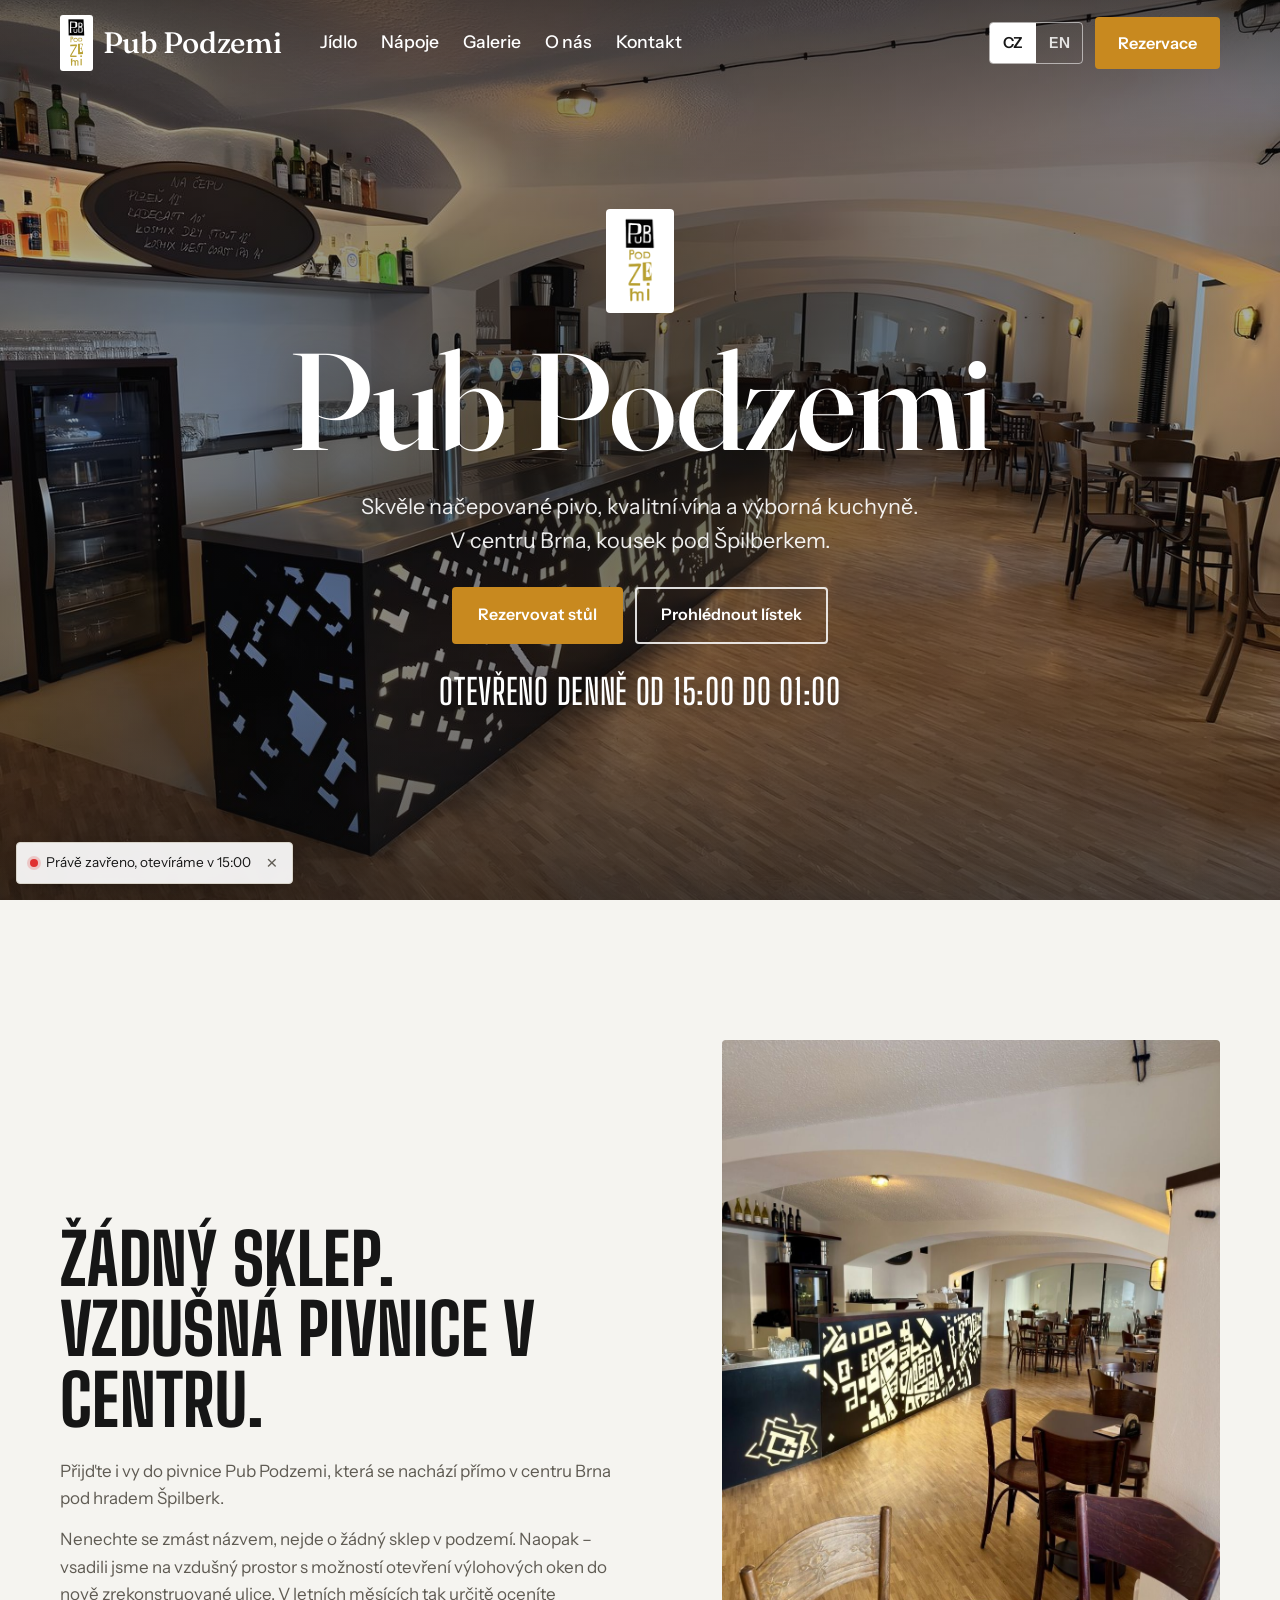
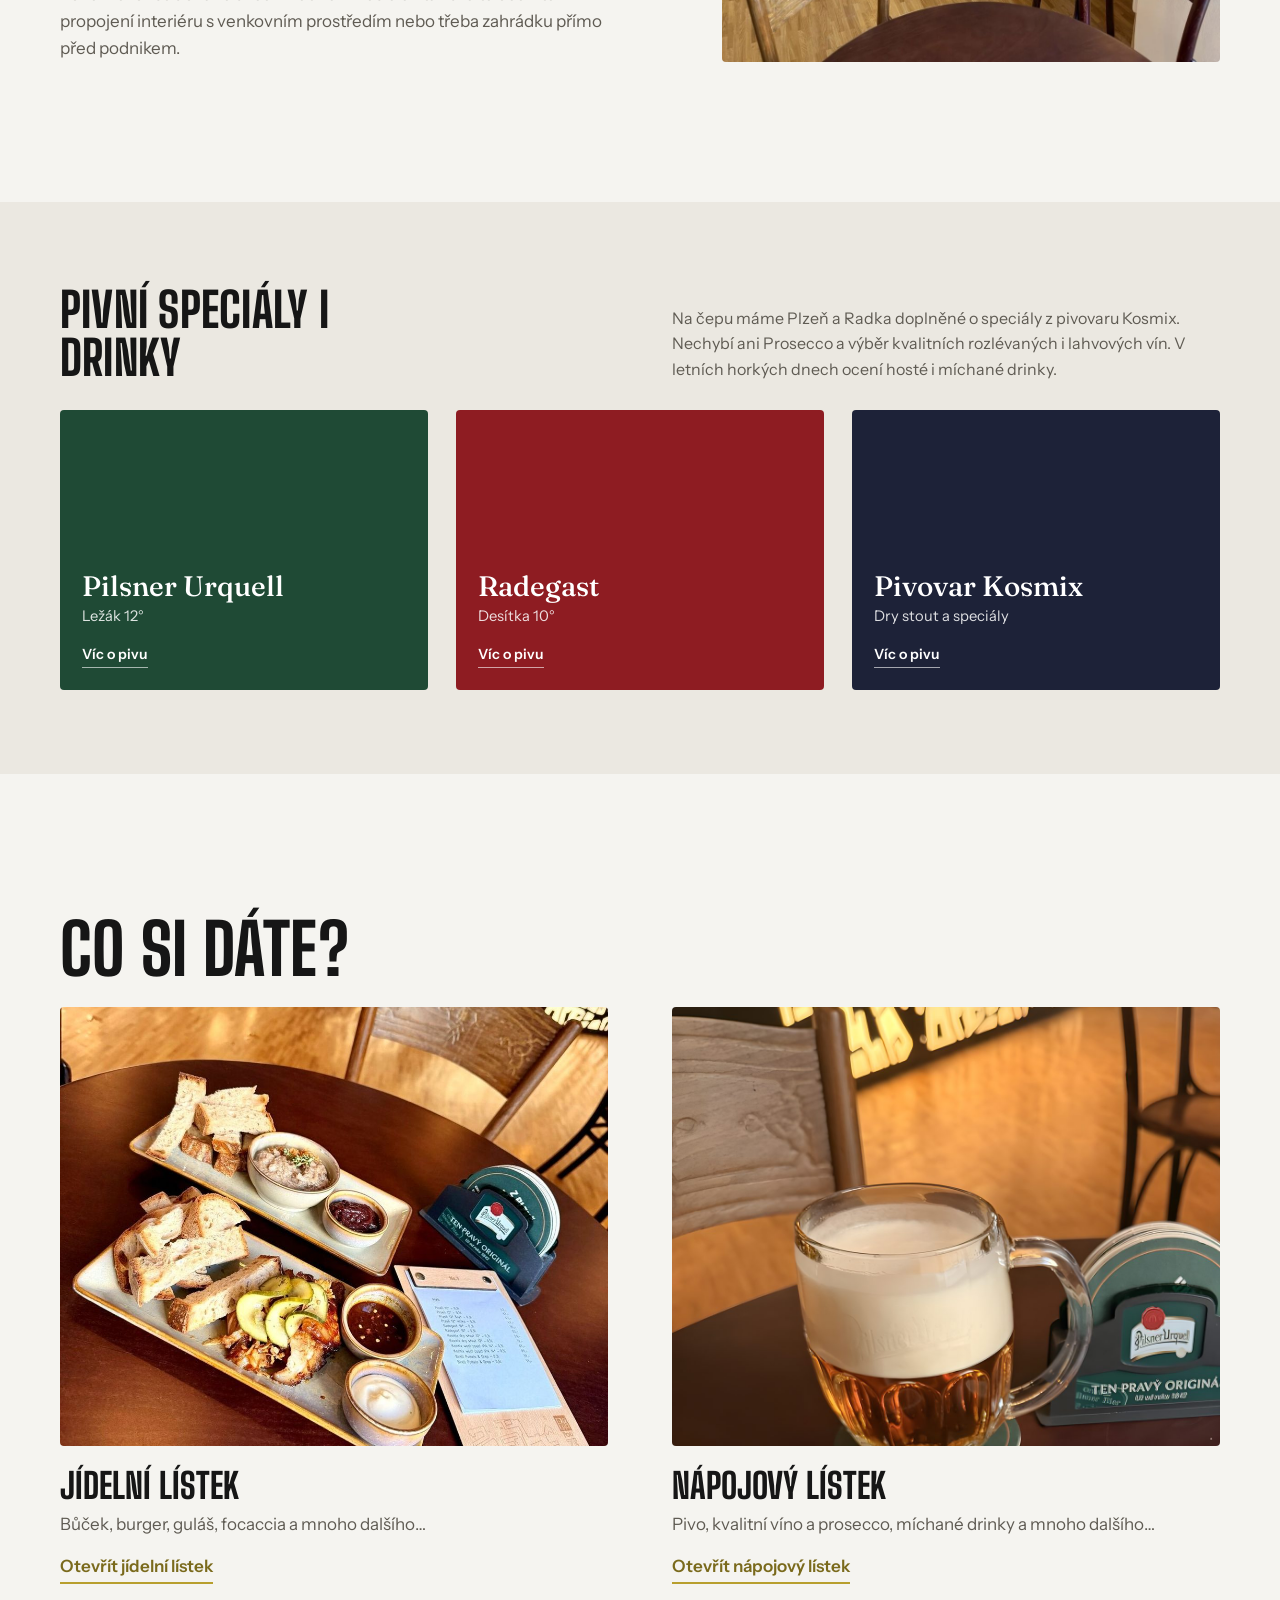
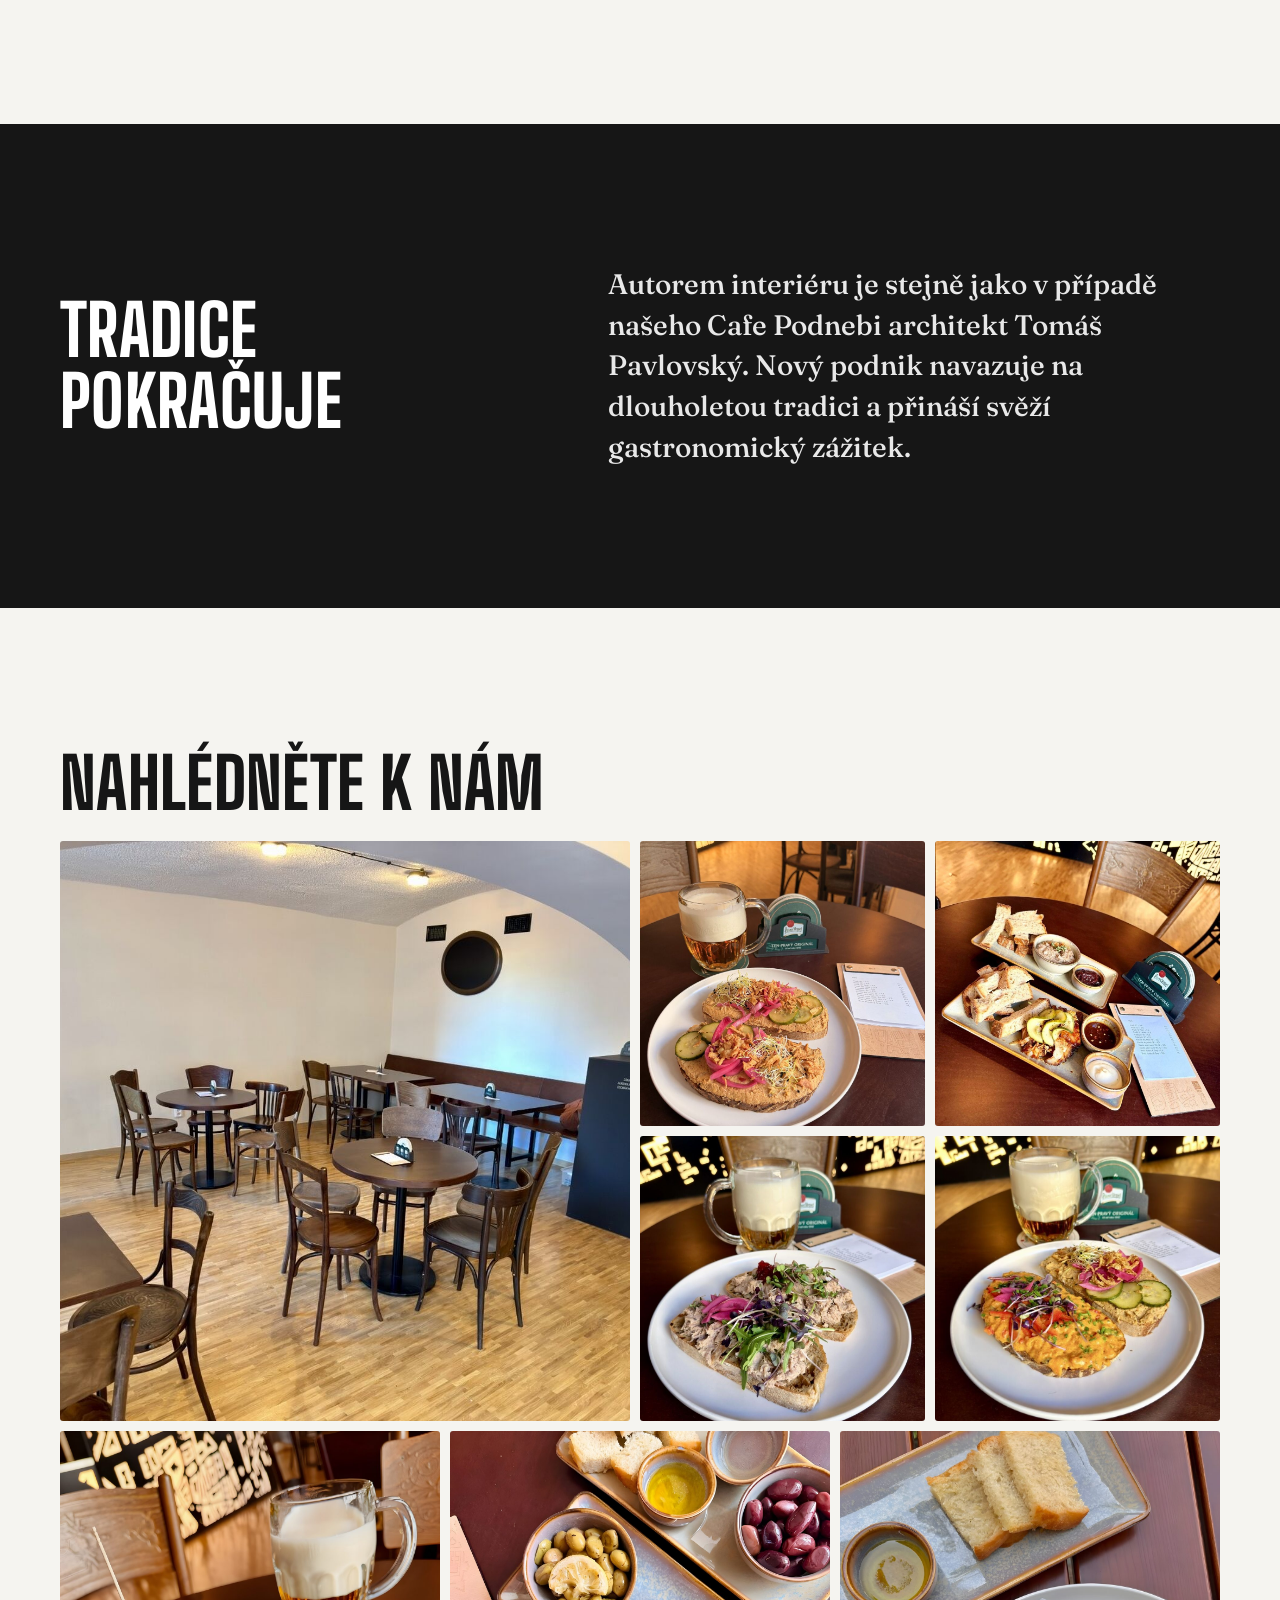
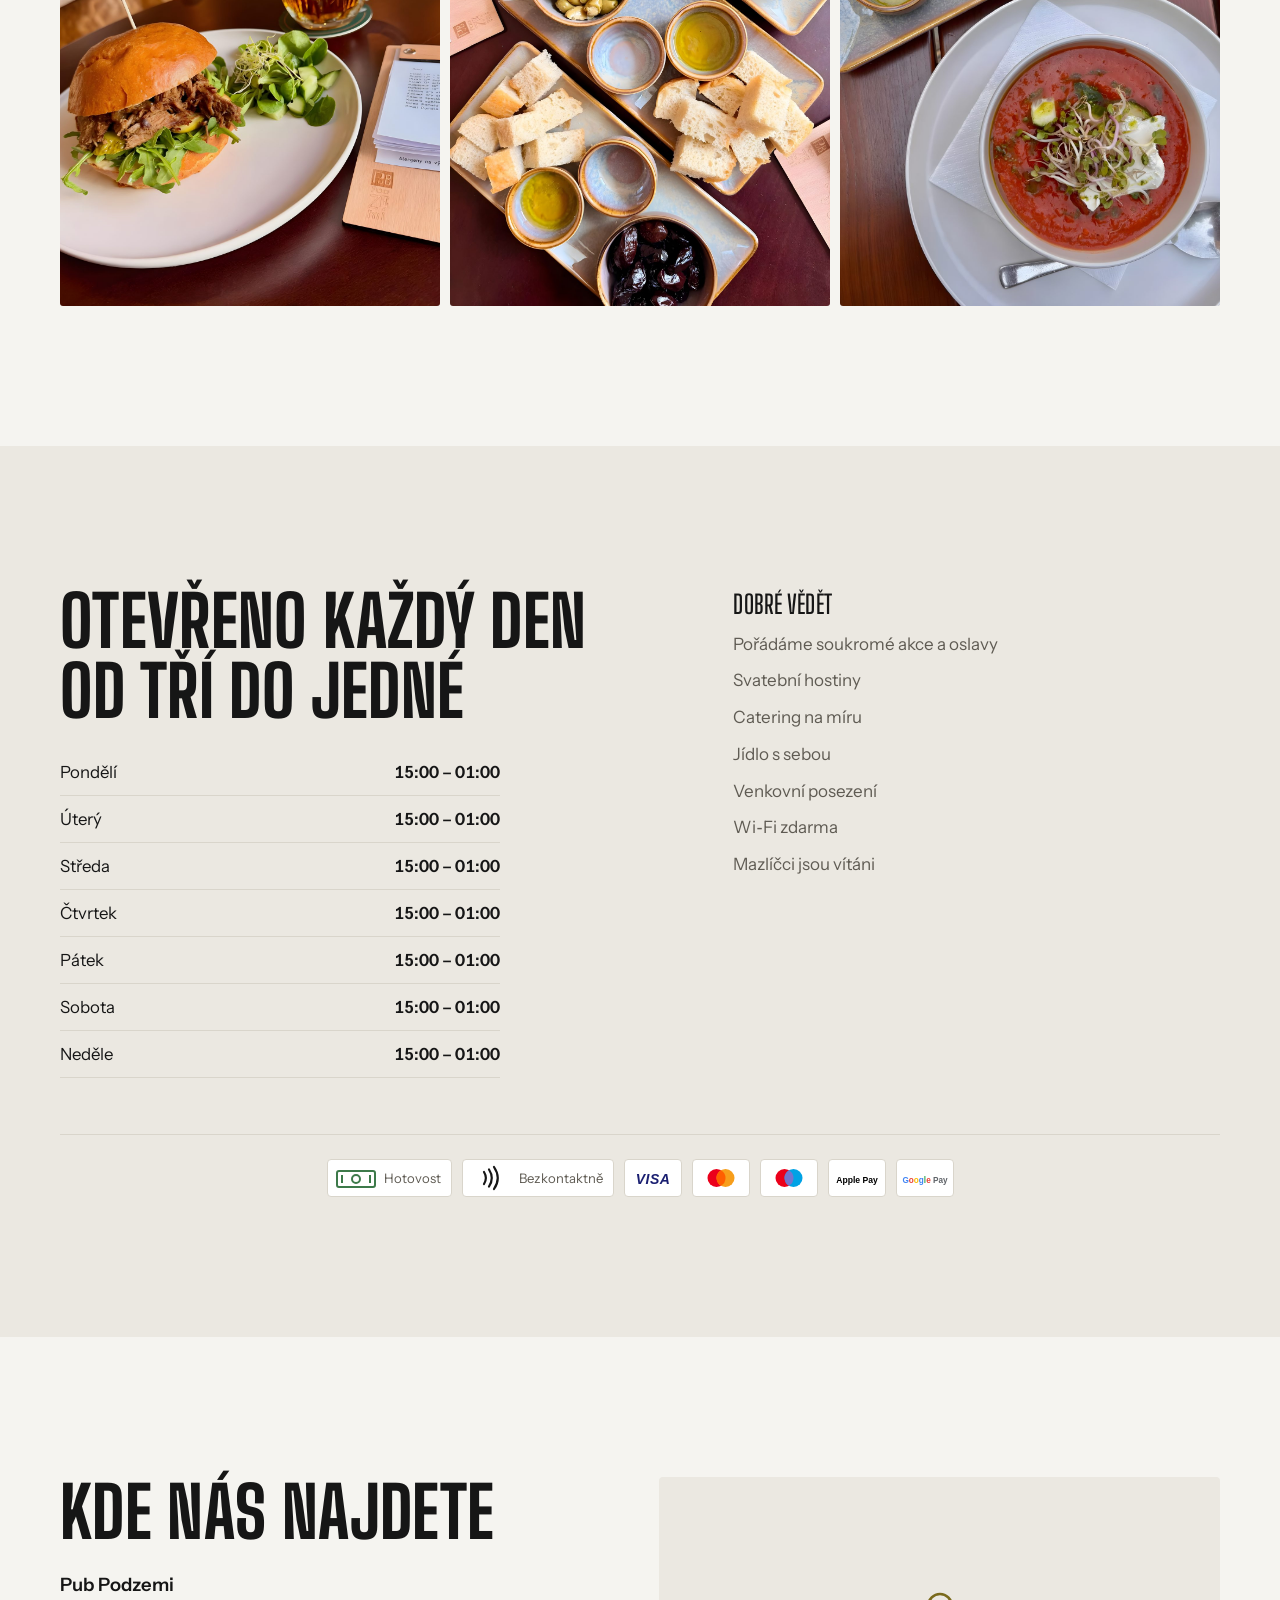
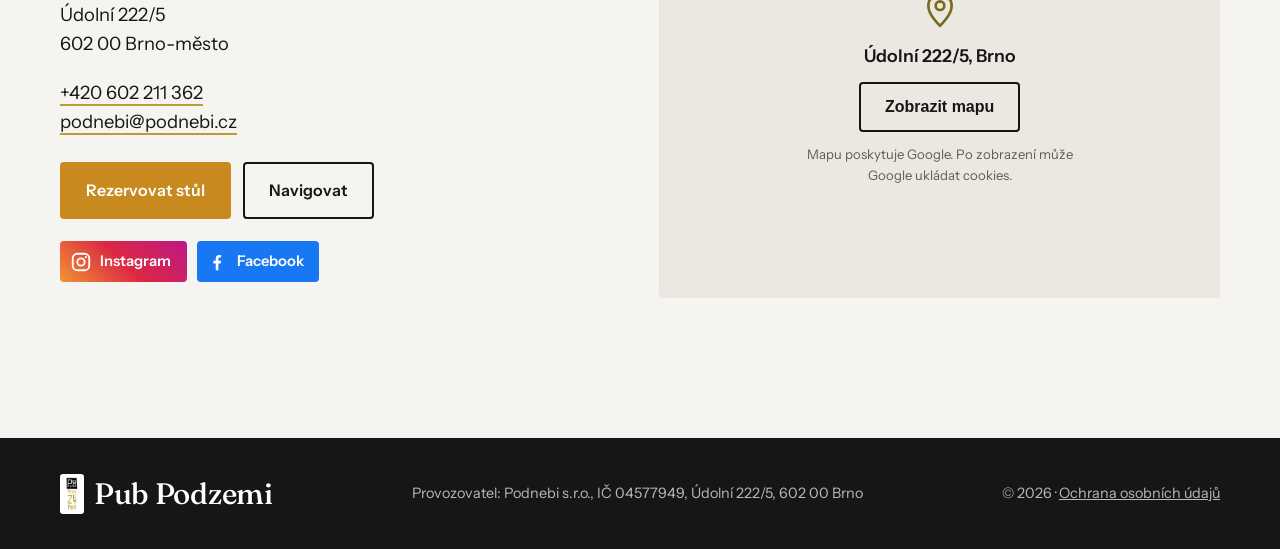
<file: index.html>
<!doctype html>
<html lang="cs">
<head>
  <meta charset="utf-8">
  <meta name="viewport" content="width=device-width, initial-scale=1">
  <title data-en="Pub Podzemi – beer pub in Brno city centre below Špilberk">Pub Podzemi – pivnice v centru Brna pod Špilberkem</title>
  <meta name="description" content="Pivnice Pub Podzemi v Brně, Údolní 5. Plzeň, Radegast a speciály z pivovaru Kosmix, kvalitní vína a poctivá kuchyně. Otevřeno denně 15:00–01:00." data-en-content="Pub Podzemi beer pub in Brno, Údolní 5. Pilsner Urquell, Radegast and Kosmix specials, quality wines and honest food. Open daily 3 pm – 1 am.">
  <link rel="icon" href="img/logo.png">
  <link rel="stylesheet" href="fonts.css">
  <link rel="stylesheet" href="style.css?v=24">
</head>
<body>

<header class="nav nav--overlay" id="top">
  <div class="wrap nav__inner">
    <a href="index.html" class="logo"><img src="img/logo.png" alt="" class="logo__img"><span class="logo__text">Pub Podzemi</span></a>
    <nav class="nav__links">
      <a href="jidelni-listek.html" data-en="Food">Jídlo</a>
      <a href="napojovy-listek.html" data-en="Drinks">Nápoje</a>
      <a href="index.html#galerie" data-en="Gallery">Galerie</a>
      <a href="index.html#o-nas" data-en="About us">O nás</a>
      <a href="index.html#kontakt" data-en="Contact">Kontakt</a>
    </nav>
    <div class="nav__right">
      <div class="lang" role="group" aria-label="Jazyk" data-en-aria-label="Language">
        <button type="button" class="lang__btn" data-lang="cs">CZ</button>
        <button type="button" class="lang__btn" data-lang="en">EN</button>
      </div>
      <a href="tel:+420602211362" class="btn btn--small btn--reserve js-reserve" data-en="Book a table">Rezervace</a>
      <button type="button" class="nav__toggle" aria-label="Otevřít menu" data-en-aria-label="Open menu" aria-expanded="false">☰</button>
    </div>
  </div>
</header>

<section class="hero">
  <img class="hero__img" src="img/bar-1440.jpg" srcset="img/bar-1440.jpg 1440w, img/bar-2560.jpg 2560w" sizes="(max-aspect-ratio: 4/3) 134vh, 100vw" fetchpriority="high" alt="Bar a interiér pivnice Pub Podzemi" data-en-alt="The bar and interior of Pub Podzemi">
  <div class="wrap hero__content">
    <img src="img/logo.png" alt="Logo Pub Podzemi" class="hero__logo">
    <h1>Pub Podzemi</h1>
    <p class="hero__lead" data-en="Perfectly poured beer, quality wines and great food. Right in the centre of Brno, just below Špilberk.">Skvěle načepované pivo, kvalitní vína a výborná kuchyně. V centru Brna, kousek pod Špilberkem.</p>
    <div class="hero__actions">
      <a href="tel:+420602211362" class="btn btn--reserve js-reserve" data-en="Book a table">Rezervovat stůl</a>
      <a href="#nabidka" class="btn btn--light" data-en="See the menu">Prohlédnout lístek</a>
    </div>
    <p class="hero__hours" data-en="Open daily from 3 pm to 1 am">Otevřeno denně od 15:00 do 01:00</p>
  </div>
</section>

<section class="section" id="o-nas">
  <div class="wrap about">
    <div class="about__text">
      <h2 data-en="Not a cellar. An airy pub in the city centre.">Žádný sklep. Vzdušná pivnice v centru.</h2>
      <p data-en="Come and visit Pub Podzemi, right in the centre of Brno, just below Špilberk Castle.">Přijďte i vy do pivnice Pub Podzemi, která se nachází přímo v centru Brna pod hradem Špilberk.</p>
      <p data-en="Don't let the name fool you – “podzemí” means underground, but this is no underground cellar. Quite the opposite: we went for an airy space whose shop windows open onto the newly renovated street. In summer you're sure to enjoy the connection between the interior and the outdoors – or perhaps our terrace right in front of the pub.">Nenechte se zmást názvem, nejde o žádný sklep v podzemí. Naopak – vsadili jsme na vzdušný prostor s možností otevření výlohových oken do nově zrekonstruované ulice. V letních měsících tak určitě oceníte propojení interiéru s venkovním prostředím nebo třeba zahrádku přímo před podnikem.</p>
    </div>
    <img class="photo about__img" src="img/interier-2.jpg" alt="Bar a sál pivnice Pub Podzemi pod bílými klenbami" data-en-alt="The bar and main room of Pub Podzemi under white vaulted ceilings" loading="lazy">
  </div>
</section>

<section class="section section--alt section--compact" id="pivo">
  <div class="wrap">
    <div class="block-head">
      <h2 data-en="Beer specials &amp; drinks">Pivní speciály i drinky</h2>
      <p data-en="On tap we have Pilsner Urquell and Radegast, complemented by specials from the Kosmix brewery. There's also Prosecco and a selection of quality wines by the glass and bottle. On hot summer days, our mixed drinks are a favourite.">Na čepu máme Plzeň a Radka doplněné o speciály z pivovaru Kosmix. Nechybí ani Prosecco a výběr kvalitních rozlévaných i lahvových vín. V letních horkých dnech ocení hosté i míchané drinky.</p>
    </div>

    <!-- Dlaždice s pivy: po najetí myší (na mobilu klepnutím) se otočí na text. -->
    <div class="beers">
      <button type="button" class="flip flip--plzen" aria-pressed="false">
        <span class="flip__inner">
          <span class="flip__front">
            <span class="flip__name">Pilsner Urquell</span>
            <span class="flip__kind" data-en="Pilsner lager 12°">Ležák 12°</span>
            <span class="flip__hint" data-en="More about this beer">Víc o pivu</span>
          </span>
          <span class="flip__back">
            <span class="flip__back-title">Pilsner Urquell</span>
            <span class="flip__text" data-en="The original pilsner. It has been brewed in Plzeň since 1842, when brewer Josef Groll created the world's first golden lager. Made from Žatec hops, Czech barley malt and soft Plzeň water using triple decoction, it has a full body and a distinct yet balanced bitterness. We also pour it as a šnyt or a mlíko.">Originální plzeňský ležák. V Plzni se vaří od roku 1842, kdy sládek Josef Groll uvařil první zlatavý ležák na světě. Vzniká ze žateckého chmele, českého ječmenného sladu a měkké plzeňské vody trojitým rmutováním. Má plné tělo a výraznou, ale vyváženou hořkost. Točíme ho i jako šnyt nebo mlíko.</span>
          </span>
        </span>
      </button>

      <button type="button" class="flip flip--radegast" aria-pressed="false">
        <span class="flip__inner">
          <span class="flip__front">
            <span class="flip__name">Radegast</span>
            <span class="flip__kind" data-en="Pale beer 10°">Desítka 10°</span>
            <span class="flip__hint" data-en="More about this beer">Víc o pivu</span>
          </span>
          <span class="flip__back">
            <span class="flip__back-title">Radegast</span>
            <span class="flip__text" data-en="A bitter beer from the foothills of the Beskydy mountains. The brewery in Nošovice has been brewing since 1970 and takes its name from Radegast, the Slavic god whose statue stands on Radhošť mountain. Radegast is known for its pronounced bitterness – on tap we have the 10° pale beer.">Hořké pivo z podhůří Beskyd. Pivovar v Nošovicích vaří od roku 1970 a jméno nese po slovanském bohu Radegastovi, jehož socha stojí na Radhošti. Radegast je známý svou výraznou hořkostí – na čepu máme desítku.</span>
          </span>
        </span>
      </button>

      <button type="button" class="flip flip--kosmix" aria-pressed="false">
        <span class="flip__inner">
          <span class="flip__front">
            <span class="flip__name" data-en="Kosmix brewery">Pivovar Kosmix</span>
            <span class="flip__kind" data-en="Dry stout &amp; specials">Dry stout a speciály</span>
            <span class="flip__hint" data-en="More about this beer">Víc o pivu</span>
          </span>
          <span class="flip__back">
            <span class="flip__back-title" data-en="Kosmix brewery">Pivovar Kosmix</span>
            <span class="flip__text" data-en="Our specials tap. We always have Kosmix dry stout 12° on – dark, dry and roasty – and alongside it we rotate another Kosmix special from the daily offer. Ask our staff or check the “Na čepu” board to see what's on today.">Kohout pro speciály. Stále u nás najdete Kosmix dry stout 12° – tmavý, suchý, s tóny praženého sladu – a vedle něj pravidelně střídáme další speciál z pivovaru Kosmix podle denní nabídky. Co se zrovna točí, prozradí tabule Na čepu nebo obsluha.</span>
          </span>
        </span>
      </button>
    </div>
    <!-- Na telefonu se text o pivu po klepnutí ukáže tady pod dlaždicemi -->
    <div class="beer-panel" hidden aria-live="polite">
      <p class="beer-panel__title"></p>
      <p class="beer-panel__text"></p>
    </div>
  </div>
</section>

<section class="section" id="nabidka">
  <div class="wrap">
    <h2 data-en="What will you have?">Co si dáte?</h2>
    <div class="menu">
      <a class="menu__item" href="jidelni-listek.html">
        <img src="img/prkenko.jpg" alt="" class="photo menu__img" loading="lazy">
        <span class="menu__title" data-en="Food menu">Jídelní lístek</span>
        <span class="menu__desc" data-en="Pork belly, burger, goulash, focaccia and much more…">Bůček, burger, guláš, focaccia a mnoho dalšího…</span>
        <span class="menu__cta" data-en="See the food menu">Otevřít jídelní lístek</span>
      </a>
      <a class="menu__item" href="napojovy-listek.html">
        <img src="img/pivo.jpg" alt="" class="photo menu__img" loading="lazy">
        <span class="menu__title" data-en="Drinks menu">Nápojový lístek</span>
        <span class="menu__desc" data-en="Beer, quality wine and prosecco, mixed drinks and much more…">Pivo, kvalitní víno a prosecco, míchané drinky a mnoho dalšího…</span>
        <span class="menu__cta" data-en="See the drinks menu">Otevřít nápojový lístek</span>
      </a>
    </div>
  </div>
</section>

<section class="section section--ink" id="tradice">
  <div class="wrap tradition">
    <h2 data-en="The tradition continues">Tradice pokračuje</h2>
    <p class="tradition__text" data-en="Just like our Cafe Podnebi, the interior was designed by architect Tomáš Pavlovský. The new pub builds on a long tradition while bringing a fresh food and drink experience.">Autorem interiéru je stejně jako v případě našeho Cafe Podnebi architekt Tomáš Pavlovský. Nový podnik navazuje na dlouholetou tradici a přináší svěží gastronomický zážitek.</p>
  </div>
</section>

<section class="section" id="galerie">
  <div class="wrap">
    <h2 data-en="Take a look inside">Nahlédněte k nám</h2>
    <div class="gallery">
      <img class="gallery__big" src="img/interier.jpg" alt="Interiér pivnice" data-en-alt="Pub interior" loading="lazy">
      <img src="img/chleby-pivo.jpg" alt="Obložené chleby a pivo" data-en-alt="Open sandwiches and beer" loading="lazy">
      <img src="img/prkenko.jpg" alt="Prkénko s paštikou a pečivem" data-en-alt="Board with pâté and bread" loading="lazy">
      <img src="img/chleby-2.jpg" alt="Obložené chleby s pomazánkami" data-en-alt="Open sandwiches with spreads" loading="lazy">
      <img src="img/chleby.jpg" alt="Obložené chleby a točené pivo" data-en-alt="Open sandwiches and draught beer" loading="lazy">
    </div>
    <div class="gallery gallery--row">
      <img src="img/burger.jpg" alt="Burger s trhaným masem a točené pivo" data-en-alt="Pulled meat burger and draught beer" loading="lazy">
      <img src="img/olivy.jpg" alt="Olivy s focaccií a olivovým olejem" data-en-alt="Olives with focaccia and olive oil" loading="lazy">
      <img src="img/polevka.jpg" alt="Rajčatová polévka s focaccií" data-en-alt="Tomato soup with focaccia" loading="lazy">
    </div>
  </div>
</section>

<section class="section section--alt" id="oteviraci-doba">
  <div class="wrap hours-grid">
    <div>
      <h2 data-en="Open every day from 3 pm to 1 am">Otevřeno každý den od tří do jedné</h2>
      <table class="hours">
        <tr><td data-en="Monday">Pondělí</td><td>15:00 – 01:00</td></tr>
        <tr><td data-en="Tuesday">Úterý</td><td>15:00 – 01:00</td></tr>
        <tr><td data-en="Wednesday">Středa</td><td>15:00 – 01:00</td></tr>
        <tr><td data-en="Thursday">Čtvrtek</td><td>15:00 – 01:00</td></tr>
        <tr><td data-en="Friday">Pátek</td><td>15:00 – 01:00</td></tr>
        <tr><td data-en="Saturday">Sobota</td><td>15:00 – 01:00</td></tr>
        <tr><td data-en="Sunday">Neděle</td><td>15:00 – 01:00</td></tr>
      </table>
    </div>
    <div class="services">
      <h3 data-en="Good to know">Dobré vědět</h3>
      <ul class="plain-list">
        <li data-en="We host private events and celebrations">Pořádáme soukromé akce a oslavy</li>
        <li data-en="Wedding receptions">Svatební hostiny</li>
        <li data-en="Catering tailored to you">Catering na míru</li>
        <li data-en="Takeaway food">Jídlo s sebou</li>
        <li data-en="Outdoor seating">Venkovní posezení</li>
        <li data-en="Free Wi‑Fi">Wi‑Fi zdarma</li>
        <li data-en="Pets are welcome">Mazlíčci jsou vítáni</li>
      </ul>
    </div>
  </div>
  <div class="wrap">
    <ul class="payments" aria-label="Způsoby platby" data-en-aria-label="Payment methods">
      <li title="Hotovost" data-en-title="Cash"><svg viewBox="0 0 48 30" aria-hidden="true"><rect x="5" y="8" width="38" height="16" rx="2" fill="none" stroke="#3d7a4a" stroke-width="2"/><circle cx="24" cy="16" r="4" fill="none" stroke="#3d7a4a" stroke-width="2"/><path d="M10 12v8M38 12v8" stroke="#3d7a4a" stroke-width="2"/></svg><span data-en="Cash">Hotovost</span></li>
      <li title="Bezkontaktně" data-en-title="Contactless"><svg viewBox="0 0 48 30" aria-hidden="true"><g fill="none" stroke="#161616" stroke-width="2.2" stroke-linecap="round"><path d="M17 9c2.5 4 2.5 8 0 12"/><path d="M22 6.5c3.6 5.5 3.6 11.5 0 17"/><path d="M27 4c4.8 7 4.8 15 0 22"/></g></svg><span data-en="Contactless">Bezkontaktně</span></li>
      <li title="Visa"><svg viewBox="0 0 48 30" aria-hidden="true"><text x="24" y="20.5" text-anchor="middle" font-family="Arial, Helvetica, sans-serif" font-size="14" font-weight="700" font-style="italic" fill="#1a1f71" letter-spacing=".5">VISA</text></svg><span class="sr-only">Visa</span></li>
      <li title="Mastercard"><svg viewBox="0 0 48 30" aria-hidden="true"><circle cx="19.5" cy="15" r="9" fill="#eb001b"/><circle cx="28.5" cy="15" r="9" fill="#f79e1b"/><path d="M24 7.2a9 9 0 0 1 0 15.6a9 9 0 0 1 0-15.6z" fill="#ff5f00"/></svg><span class="sr-only">Mastercard</span></li>
      <li title="Maestro"><svg viewBox="0 0 48 30" aria-hidden="true"><circle cx="19.5" cy="15" r="9" fill="#eb001b"/><circle cx="28.5" cy="15" r="9" fill="#00a2e5"/><path d="M24 7.2a9 9 0 0 1 0 15.6a9 9 0 0 1 0-15.6z" fill="#7375cf"/></svg><span class="sr-only">Maestro</span></li>
      <li title="Apple Pay"><svg viewBox="0 0 48 30" aria-hidden="true"><text x="24" y="19.5" text-anchor="middle" font-family="-apple-system, Helvetica, Arial, sans-serif" font-size="8.6" font-weight="600" fill="#000">Apple Pay</text></svg><span class="sr-only">Apple Pay</span></li>
      <li title="Google Pay"><svg viewBox="0 0 48 30" aria-hidden="true"><text x="24" y="19.5" text-anchor="middle" font-family="Arial, Helvetica, sans-serif" font-size="8.2" font-weight="700"><tspan fill="#4285f4">G</tspan><tspan fill="#ea4335">o</tspan><tspan fill="#fbbc04">o</tspan><tspan fill="#4285f4">g</tspan><tspan fill="#34a853">l</tspan><tspan fill="#ea4335">e</tspan><tspan fill="#5f6368"> Pay</tspan></text></svg><span class="sr-only">Google Pay</span></li>
    </ul>
  </div>
</section>

<section class="section" id="kontakt">
  <div class="wrap contact-grid">
    <div>
      <h2 data-en="Where to find us">Kde nás najdete</h2>
      <p class="contact">
        <strong>Pub Podzemi</strong><br>
        Údolní 222/5<br>
        602 00 Brno-město
      </p>
      <p class="contact">
        <a href="tel:+420602211362">+420 602 211 362</a><br>
        <a href="mailto:podnebi@podnebi.cz">podnebi@podnebi.cz</a>
      </p>
      <div class="hero__actions">
        <a href="tel:+420602211362" class="btn btn--reserve js-reserve" data-en="Book a table">Rezervovat stůl</a>
        <a href="https://www.google.com/maps/search/?api=1&query=%C3%9Adoln%C3%AD%20222%2F5%2C%20602%2000%20Brno" class="btn btn--ghost" target="_blank" rel="noopener" data-en="Get directions">Navigovat</a>
      </div>
      <div class="socials">
        <a class="social social--ig" href="https://www.instagram.com/pubpodzemi/" aria-label="Pub Podzemi na Instagramu" data-en-aria-label="Pub Podzemi on Instagram" target="_blank" rel="noopener">
          <svg viewBox="0 0 24 24" aria-hidden="true"><rect x="3" y="3" width="18" height="18" rx="5" fill="none" stroke="currentColor" stroke-width="2"/><circle cx="12" cy="12" r="4" fill="none" stroke="currentColor" stroke-width="2"/><circle cx="17.3" cy="6.7" r="1.2" fill="currentColor"/></svg>
          <span>Instagram</span>
        </a>
        <a class="social social--fb" href="https://www.facebook.com/profile.php?id=61586251752128" aria-label="Pub Podzemi na Facebooku" data-en-aria-label="Pub Podzemi on Facebook" target="_blank" rel="noopener">
          <svg viewBox="0 0 24 24" aria-hidden="true"><path fill="currentColor" d="M13.5 21v-7.5h2.5l.4-3h-2.9V8.6c0-.9.3-1.5 1.5-1.5h1.5V4.4c-.3 0-1.2-.1-2.2-.1-2.2 0-3.7 1.3-3.7 3.8v2.4H8v3h2.6V21h2.9z"/></svg>
          <span>Facebook</span>
        </a>
      </div>
    </div>
    <!-- Mapa Google se načte až po kliknutí (do té doby žádné cookies od Googlu) -->
    <div class="map map--consent" data-src="https://maps.google.com/maps?q=%C3%9Adoln%C3%AD%20222%2F5%2C%20Brno&amp;z=16&amp;output=embed">
      <div class="map__inner">
        <svg class="map__pin" viewBox="0 0 24 24" aria-hidden="true"><path d="M12 22s7-6.2 7-12a7 7 0 0 0-14 0c0 5.8 7 12 7 12z"/><circle cx="12" cy="10" r="2.6"/></svg>
        <p class="map__addr">Údolní 222/5, Brno</p>
        <button type="button" class="btn btn--ghost js-map" data-en="Show map">Zobrazit mapu</button>
        <p class="map__note" data-en="The map is provided by Google. Google may store cookies once it is shown.">Mapu poskytuje Google. Po zobrazení může Google ukládat cookies.</p>
      </div>
    </div>
  </div>
</section>

<footer class="footer">
  <div class="wrap footer__inner">
    <span class="logo"><img src="img/logo.png" alt="" class="logo__img"><span class="logo__text">Pub Podzemi</span></span>
    <span data-en="Operated by Podnebi s.r.o., company ID 04577949, Údolní 222/5, 602 00 Brno">Provozovatel: Podnebi s.r.o., IČ 04577949, Údolní 222/5, 602 00 Brno</span>
    <span>© <span class="year"></span> · <a href="ochrana-osobnich-udaju.html" class="footer__link" data-en="Privacy">Ochrana osobních údajů</a></span>
  </div>
</footer>

<script src="main.js?v=24"></script>
</body>
</html>
</file>
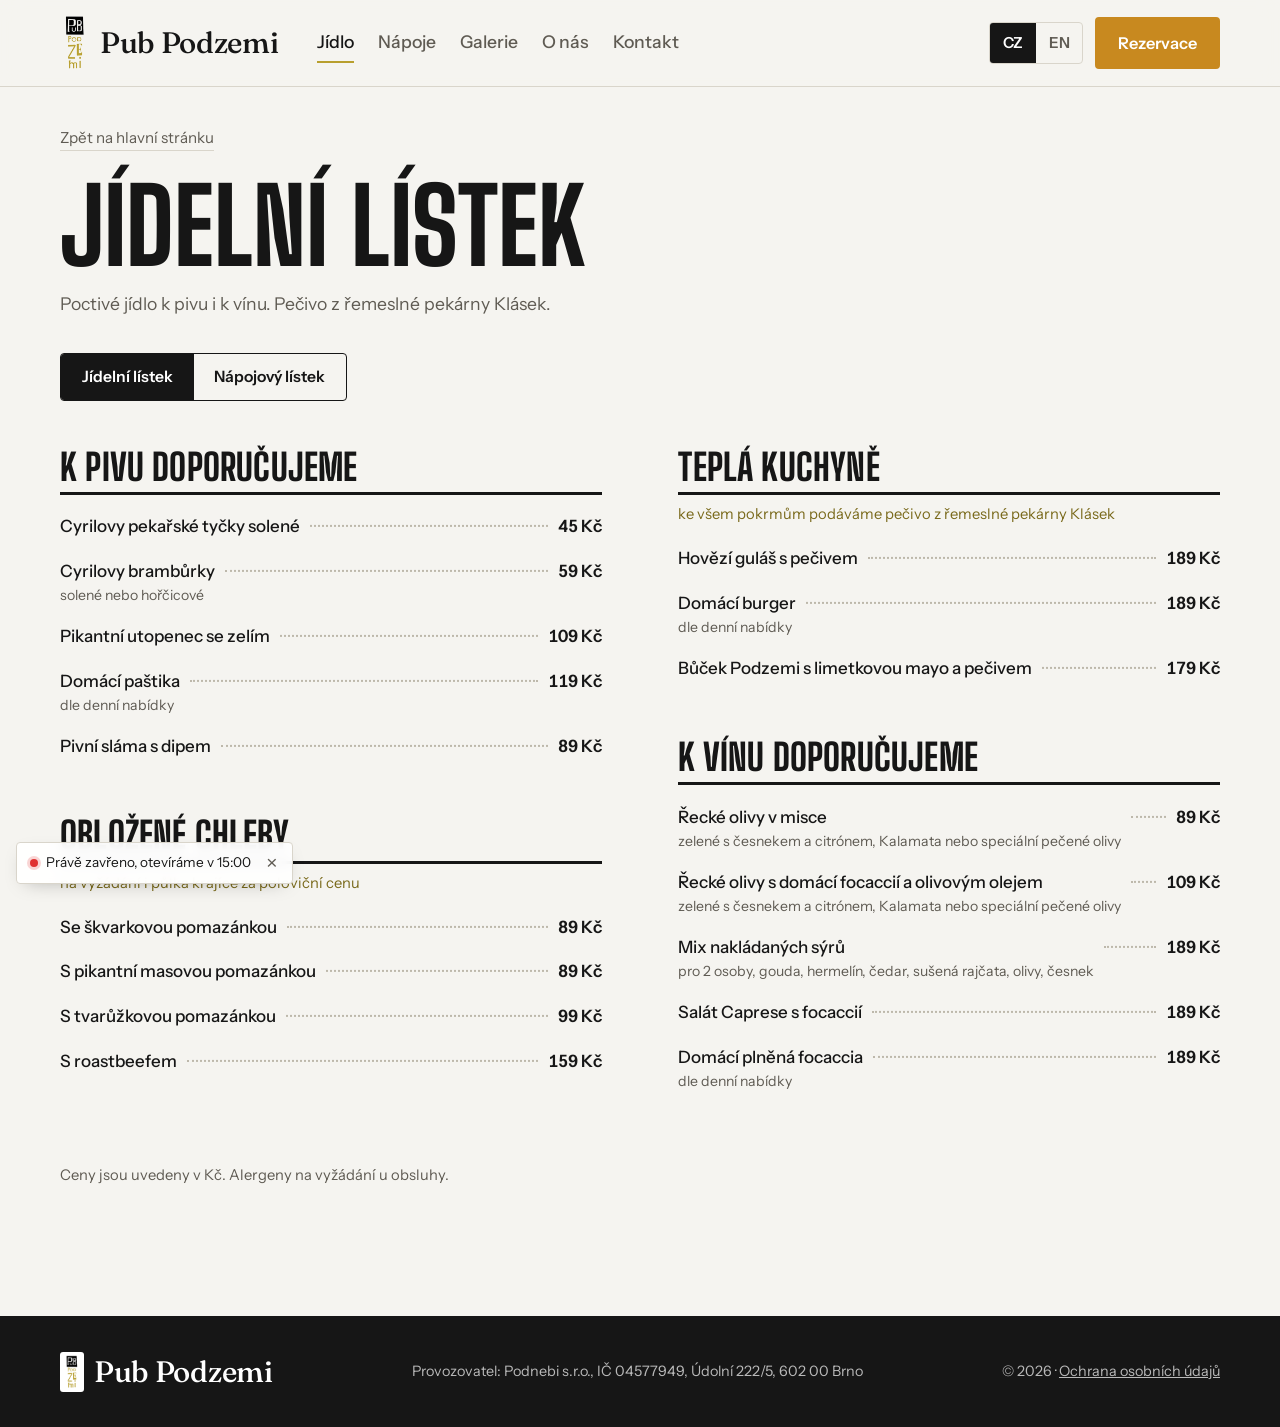
<file: jidelni-listek.html>
<!doctype html>
<html lang="cs">
<head>
  <meta charset="utf-8">
  <meta name="viewport" content="width=device-width, initial-scale=1">
  <title data-en="Food menu – Pub Podzemi">Jídelní lístek – Pub Podzemi</title>
  <meta name="description" content="Jídelní lístek pivnice Pub Podzemi, Údolní 222/5, Brno." data-en-content="Food menu of Pub Podzemi, Údolní 222/5, Brno.">
  <link rel="icon" href="img/logo.png">
  <link rel="stylesheet" href="fonts.css">
  <link rel="stylesheet" href="style.css?v=24">
</head>
<body>

<header class="nav" id="top">
  <div class="wrap nav__inner">
    <a href="index.html" class="logo"><img src="img/logo.png" alt="" class="logo__img"><span class="logo__text">Pub Podzemi</span></a>
    <nav class="nav__links">
      <a href="jidelni-listek.html" data-en="Food" aria-current="page">Jídlo</a>
      <a href="napojovy-listek.html" data-en="Drinks">Nápoje</a>
      <a href="index.html#galerie" data-en="Gallery">Galerie</a>
      <a href="index.html#o-nas" data-en="About us">O nás</a>
      <a href="index.html#kontakt" data-en="Contact">Kontakt</a>
    </nav>
    <div class="nav__right">
      <div class="lang" role="group" aria-label="Jazyk" data-en-aria-label="Language">
        <button type="button" class="lang__btn" data-lang="cs">CZ</button>
        <button type="button" class="lang__btn" data-lang="en">EN</button>
      </div>
      <a href="tel:+420602211362" class="btn btn--small btn--reserve js-reserve" data-en="Book a table">Rezervace</a>
      <button type="button" class="nav__toggle" aria-label="Otevřít menu" data-en-aria-label="Open menu" aria-expanded="false">☰</button>
    </div>
  </div>
</header>

<main class="listek">
  <div class="wrap">
    <a href="index.html" class="back" data-en="Back to the home page">Zpět na hlavní stránku</a>
    <h1 class="listek__title" data-en="Food menu">Jídelní lístek</h1>
    <p class="listek__lead" data-en="Honest food to go with beer and wine. Bread from the Klásek artisan bakery.">Poctivé jídlo k pivu i k vínu. Pečivo z řemeslné pekárny Klásek.</p>
    <nav class="tabs" aria-label="Lístky" data-en-aria-label="Menus">
      <a href="jidelni-listek.html" class="tabs__tab is-active" data-en="Food menu" aria-current="page">Jídelní lístek</a>
      <a href="napojovy-listek.html" class="tabs__tab" data-en="Drinks menu">Nápojový lístek</a>
    </nav>
    <div class="listek__grid">
      <section class="cat">
        <h2 class="cat__title" data-en="Goes well with beer">K pivu doporučujeme</h2>
        <ul class="items">
          <li class="item"><span class="item__main"><span class="item__name" data-en="Cyril&#x27;s salted bakery sticks">Cyrilovy pekařské tyčky solené</span></span><span class="item__dots" aria-hidden="true"></span><span class="item__price" data-en="CZK 45">45 Kč</span></li>
          <li class="item"><span class="item__main"><span class="item__name" data-en="Cyril&#x27;s crisps">Cyrilovy brambůrky</span><span class="item__note" data-en="salted or mustard">solené nebo hořčicové</span></span><span class="item__dots" aria-hidden="true"></span><span class="item__price" data-en="CZK 59">59 Kč</span></li>
          <li class="item"><span class="item__main"><span class="item__name" data-en="Spicy pickled sausage (utopenec) with cabbage">Pikantní utopenec se zelím</span></span><span class="item__dots" aria-hidden="true"></span><span class="item__price" data-en="CZK 109">109 Kč</span></li>
          <li class="item"><span class="item__main"><span class="item__name" data-en="Homemade pâté">Domácí paštika</span><span class="item__note" data-en="daily offer">dle denní nabídky</span></span><span class="item__dots" aria-hidden="true"></span><span class="item__price" data-en="CZK 119">119 Kč</span></li>
          <li class="item"><span class="item__main"><span class="item__name" data-en="Crispy beer straws with dip">Pivní sláma s dipem</span></span><span class="item__dots" aria-hidden="true"></span><span class="item__price" data-en="CZK 89">89 Kč</span></li>
        </ul>
      </section>
      <section class="cat">
        <h2 class="cat__title" data-en="Open sandwiches">Obložené chleby</h2><p class="cat__sub" data-en="half a slice available on request at half price">na vyžádání i půlka krajíce za poloviční cenu</p>
        <ul class="items">
          <li class="item"><span class="item__main"><span class="item__name" data-en="With pork crackling spread">Se škvarkovou pomazánkou</span></span><span class="item__dots" aria-hidden="true"></span><span class="item__price" data-en="CZK 89">89 Kč</span></li>
          <li class="item"><span class="item__main"><span class="item__name" data-en="With spicy meat spread">S pikantní masovou pomazánkou</span></span><span class="item__dots" aria-hidden="true"></span><span class="item__price" data-en="CZK 89">89 Kč</span></li>
          <li class="item"><span class="item__main"><span class="item__name" data-en="With Olomouc tvarůžky cheese spread">S tvarůžkovou pomazánkou</span></span><span class="item__dots" aria-hidden="true"></span><span class="item__price" data-en="CZK 99">99 Kč</span></li>
          <li class="item"><span class="item__main"><span class="item__name" data-en="With roast beef">S roastbeefem</span></span><span class="item__dots" aria-hidden="true"></span><span class="item__price" data-en="CZK 159">159 Kč</span></li>
        </ul>
      </section>
      <section class="cat">
        <h2 class="cat__title" data-en="Hot dishes">Teplá kuchyně</h2><p class="cat__sub" data-en="all dishes are served with bread from the Klásek artisan bakery">ke všem pokrmům podáváme pečivo z řemeslné pekárny Klásek</p>
        <ul class="items">
          <li class="item"><span class="item__main"><span class="item__name" data-en="Beef goulash with bread">Hovězí guláš s pečivem</span></span><span class="item__dots" aria-hidden="true"></span><span class="item__price" data-en="CZK 189">189 Kč</span></li>
          <li class="item"><span class="item__main"><span class="item__name" data-en="Homemade burger">Domácí burger</span><span class="item__note" data-en="daily offer">dle denní nabídky</span></span><span class="item__dots" aria-hidden="true"></span><span class="item__price" data-en="CZK 189">189 Kč</span></li>
          <li class="item"><span class="item__main"><span class="item__name" data-en="Podzemi pork belly with lime mayo and bread">Bůček Podzemi s limetkovou mayo a pečivem</span></span><span class="item__dots" aria-hidden="true"></span><span class="item__price" data-en="CZK 179">179 Kč</span></li>
        </ul>
      </section>
      <section class="cat">
        <h2 class="cat__title" data-en="Goes well with wine">K vínu doporučujeme</h2>
        <ul class="items">
          <li class="item"><span class="item__main"><span class="item__name" data-en="Greek olives in a bowl">Řecké olivy v misce</span><span class="item__note" data-en="green with garlic and lemon, Kalamata or special roasted olives">zelené s česnekem a citrónem, Kalamata nebo speciální pečené olivy</span></span><span class="item__dots" aria-hidden="true"></span><span class="item__price" data-en="CZK 89">89 Kč</span></li>
          <li class="item"><span class="item__main"><span class="item__name" data-en="Greek olives with homemade focaccia and olive oil">Řecké olivy s domácí focaccií a olivovým olejem</span><span class="item__note" data-en="green with garlic and lemon, Kalamata or special roasted olives">zelené s česnekem a citrónem, Kalamata nebo speciální pečené olivy</span></span><span class="item__dots" aria-hidden="true"></span><span class="item__price" data-en="CZK 109">109 Kč</span></li>
          <li class="item"><span class="item__main"><span class="item__name" data-en="Marinated cheese selection">Mix nakládaných sýrů</span><span class="item__note" data-en="for 2 people, gouda, Hermelín, cheddar, sun-dried tomatoes, olives, garlic">pro 2 osoby, gouda, hermelín, čedar, sušená rajčata, olivy, česnek</span></span><span class="item__dots" aria-hidden="true"></span><span class="item__price" data-en="CZK 189">189 Kč</span></li>
          <li class="item"><span class="item__main"><span class="item__name" data-en="Caprese salad with focaccia">Salát Caprese s focaccií</span></span><span class="item__dots" aria-hidden="true"></span><span class="item__price" data-en="CZK 189">189 Kč</span></li>
          <li class="item"><span class="item__main"><span class="item__name" data-en="Homemade filled focaccia">Domácí plněná focaccia</span><span class="item__note" data-en="daily offer">dle denní nabídky</span></span><span class="item__dots" aria-hidden="true"></span><span class="item__price" data-en="CZK 189">189 Kč</span></li>
        </ul>
      </section>
    </div>
    <p class="listek__note" data-en="Prices are in Czech crowns (CZK). Ask our staff for allergen information.">Ceny jsou uvedeny v Kč. Alergeny na vyžádání u obsluhy.</p>
  </div>
</main>

<footer class="footer">
  <div class="wrap footer__inner">
    <span class="logo"><img src="img/logo.png" alt="" class="logo__img"><span class="logo__text">Pub Podzemi</span></span>
    <span data-en="Operator: Podnebi s.r.o., Company ID 04577949, Údolní 222/5, 602 00 Brno">Provozovatel: Podnebi s.r.o., IČ 04577949, Údolní 222/5, 602 00 Brno</span>
    <span>© <span class="year"></span> · <a href="ochrana-osobnich-udaju.html" class="footer__link" data-en="Privacy">Ochrana osobních údajů</a></span>
  </div>
</footer>

<script src="main.js?v=24"></script>
</body>
</html>
</file>
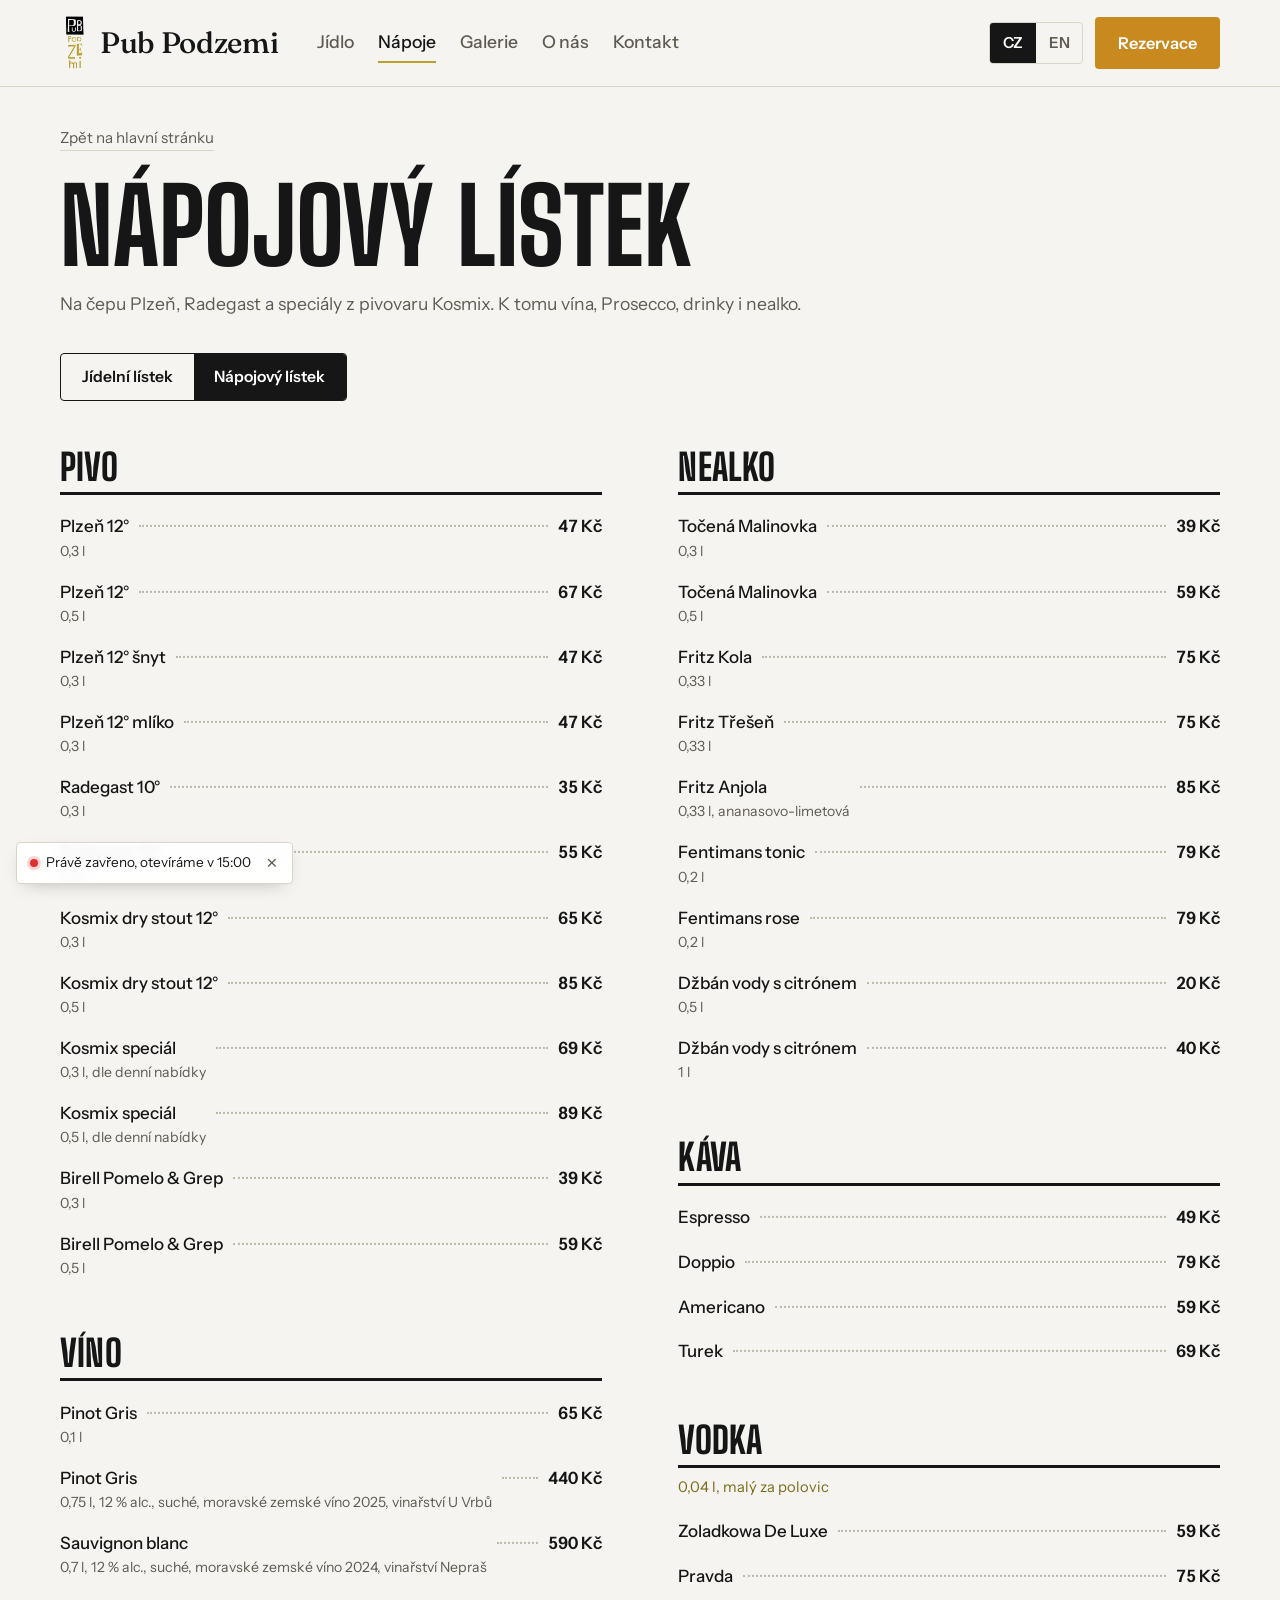
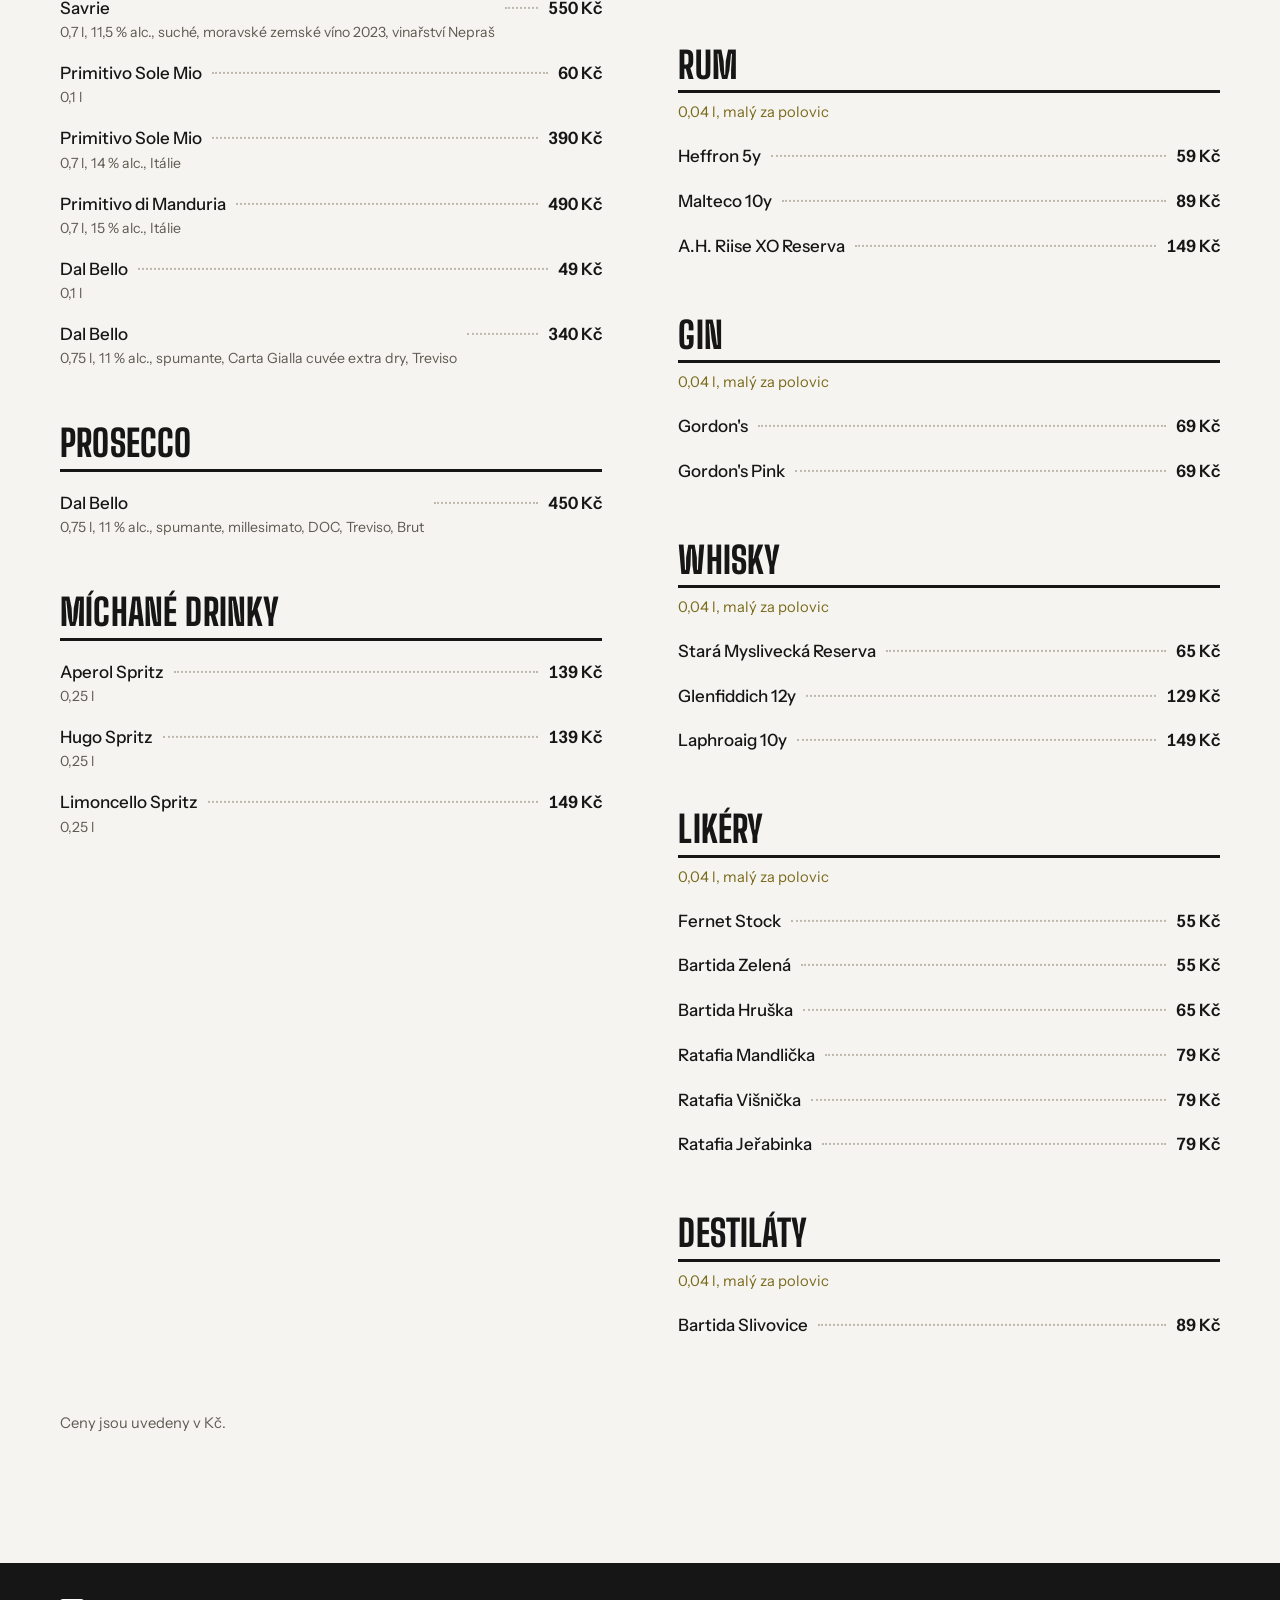
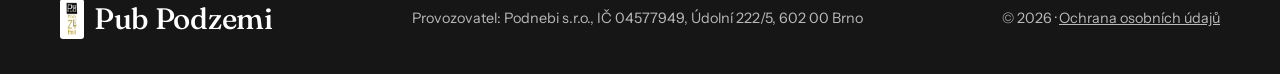
<file: napojovy-listek.html>
<!doctype html>
<html lang="cs">
<head>
  <meta charset="utf-8">
  <meta name="viewport" content="width=device-width, initial-scale=1">
  <title data-en="Drinks menu – Pub Podzemi">Nápojový lístek – Pub Podzemi</title>
  <meta name="description" content="Nápojový lístek pivnice Pub Podzemi, Údolní 222/5, Brno." data-en-content="Drinks menu of Pub Podzemi, Údolní 222/5, Brno.">
  <link rel="icon" href="img/logo.png">
  <link rel="stylesheet" href="fonts.css">
  <link rel="stylesheet" href="style.css?v=24">
</head>
<body>

<header class="nav" id="top">
  <div class="wrap nav__inner">
    <a href="index.html" class="logo"><img src="img/logo.png" alt="" class="logo__img"><span class="logo__text">Pub Podzemi</span></a>
    <nav class="nav__links">
      <a href="jidelni-listek.html" data-en="Food">Jídlo</a>
      <a href="napojovy-listek.html" data-en="Drinks" aria-current="page">Nápoje</a>
      <a href="index.html#galerie" data-en="Gallery">Galerie</a>
      <a href="index.html#o-nas" data-en="About us">O nás</a>
      <a href="index.html#kontakt" data-en="Contact">Kontakt</a>
    </nav>
    <div class="nav__right">
      <div class="lang" role="group" aria-label="Jazyk" data-en-aria-label="Language">
        <button type="button" class="lang__btn" data-lang="cs">CZ</button>
        <button type="button" class="lang__btn" data-lang="en">EN</button>
      </div>
      <a href="tel:+420602211362" class="btn btn--small btn--reserve js-reserve" data-en="Book a table">Rezervace</a>
      <button type="button" class="nav__toggle" aria-label="Otevřít menu" data-en-aria-label="Open menu" aria-expanded="false">☰</button>
    </div>
  </div>
</header>

<main class="listek">
  <div class="wrap">
    <a href="index.html" class="back" data-en="Back to the home page">Zpět na hlavní stránku</a>
    <h1 class="listek__title" data-en="Drinks menu">Nápojový lístek</h1>
    <p class="listek__lead" data-en="On tap: Pilsner Urquell, Radegast and specials from the Kosmix brewery. Plus wines, Prosecco, cocktails and soft drinks.">Na čepu Plzeň, Radegast a speciály z pivovaru Kosmix. K tomu vína, Prosecco, drinky i nealko.</p>
    <nav class="tabs" aria-label="Lístky" data-en-aria-label="Menus">
      <a href="jidelni-listek.html" class="tabs__tab" data-en="Food menu">Jídelní lístek</a>
      <a href="napojovy-listek.html" class="tabs__tab is-active" data-en="Drinks menu" aria-current="page">Nápojový lístek</a>
    </nav>
    <div class="listek__grid">
      <section class="cat">
        <h2 class="cat__title" data-en="Beer">Pivo</h2>
        <ul class="items">
          <li class="item"><span class="item__main"><span class="item__name" data-en="Pilsner Urquell 12°">Plzeň 12°</span><span class="item__note" data-en="0.3 l">0,3 l</span></span><span class="item__dots" aria-hidden="true"></span><span class="item__price" data-en="CZK 47">47 Kč</span></li>
          <li class="item"><span class="item__main"><span class="item__name" data-en="Pilsner Urquell 12°">Plzeň 12°</span><span class="item__note" data-en="0.5 l">0,5 l</span></span><span class="item__dots" aria-hidden="true"></span><span class="item__price" data-en="CZK 67">67 Kč</span></li>
          <li class="item"><span class="item__main"><span class="item__name" data-en="Pilsner Urquell 12° šnyt">Plzeň 12° šnyt</span><span class="item__note" data-en="0.3 l, Czech pour with a thick head of foam">0,3 l</span></span><span class="item__dots" aria-hidden="true"></span><span class="item__price" data-en="CZK 47">47 Kč</span></li>
          <li class="item"><span class="item__main"><span class="item__name" data-en="Pilsner Urquell 12° mlíko">Plzeň 12° mlíko</span><span class="item__note" data-en="0.3 l, Czech pour of almost pure foam">0,3 l</span></span><span class="item__dots" aria-hidden="true"></span><span class="item__price" data-en="CZK 47">47 Kč</span></li>
          <li class="item"><span class="item__main"><span class="item__name">Radegast 10°</span><span class="item__note" data-en="0.3 l">0,3 l</span></span><span class="item__dots" aria-hidden="true"></span><span class="item__price" data-en="CZK 35">35 Kč</span></li>
          <li class="item"><span class="item__main"><span class="item__name">Radegast 10°</span><span class="item__note" data-en="0.5 l">0,5 l</span></span><span class="item__dots" aria-hidden="true"></span><span class="item__price" data-en="CZK 55">55 Kč</span></li>
          <li class="item"><span class="item__main"><span class="item__name">Kosmix dry stout 12°</span><span class="item__note" data-en="0.3 l">0,3 l</span></span><span class="item__dots" aria-hidden="true"></span><span class="item__price" data-en="CZK 65">65 Kč</span></li>
          <li class="item"><span class="item__main"><span class="item__name">Kosmix dry stout 12°</span><span class="item__note" data-en="0.5 l">0,5 l</span></span><span class="item__dots" aria-hidden="true"></span><span class="item__price" data-en="CZK 85">85 Kč</span></li>
          <li class="item"><span class="item__main"><span class="item__name" data-en="Kosmix special">Kosmix speciál</span><span class="item__note" data-en="0.3 l, daily offer">0,3 l, dle denní nabídky</span></span><span class="item__dots" aria-hidden="true"></span><span class="item__price" data-en="CZK 69">69 Kč</span></li>
          <li class="item"><span class="item__main"><span class="item__name" data-en="Kosmix special">Kosmix speciál</span><span class="item__note" data-en="0.5 l, daily offer">0,5 l, dle denní nabídky</span></span><span class="item__dots" aria-hidden="true"></span><span class="item__price" data-en="CZK 89">89 Kč</span></li>
          <li class="item"><span class="item__main"><span class="item__name" data-en="Birell Pomelo &amp; Grapefruit">Birell Pomelo &amp; Grep</span><span class="item__note" data-en="0.3 l, non-alcoholic">0,3 l</span></span><span class="item__dots" aria-hidden="true"></span><span class="item__price" data-en="CZK 39">39 Kč</span></li>
          <li class="item"><span class="item__main"><span class="item__name" data-en="Birell Pomelo &amp; Grapefruit">Birell Pomelo &amp; Grep</span><span class="item__note" data-en="0.5 l, non-alcoholic">0,5 l</span></span><span class="item__dots" aria-hidden="true"></span><span class="item__price" data-en="CZK 59">59 Kč</span></li>
        </ul>
      </section>
      <section class="cat">
        <h2 class="cat__title" data-en="Wine">Víno</h2>
        <ul class="items">
          <li class="item"><span class="item__main"><span class="item__name">Pinot Gris</span><span class="item__note" data-en="0.1 l">0,1 l</span></span><span class="item__dots" aria-hidden="true"></span><span class="item__price" data-en="CZK 65">65 Kč</span></li>
          <li class="item"><span class="item__main"><span class="item__name">Pinot Gris</span><span class="item__note" data-en="0.75 l, 12% ABV, dry, Moravian regional wine 2025, U Vrbů winery">0,75 l, 12 % alc., suché, moravské zemské víno 2025, vinařství U Vrbů</span></span><span class="item__dots" aria-hidden="true"></span><span class="item__price" data-en="CZK 440">440 Kč</span></li>
          <li class="item"><span class="item__main"><span class="item__name">Sauvignon blanc</span><span class="item__note" data-en="0.7 l, 12% ABV, dry, Moravian regional wine 2024, Nepraš winery">0,7 l, 12 % alc., suché, moravské zemské víno 2024, vinařství Nepraš</span></span><span class="item__dots" aria-hidden="true"></span><span class="item__price" data-en="CZK 590">590 Kč</span></li>
          <li class="item"><span class="item__main"><span class="item__name">Savrie</span><span class="item__note" data-en="0.7 l, 11.5% ABV, dry, Moravian regional wine 2023, Nepraš winery">0,7 l, 11,5 % alc., suché, moravské zemské víno 2023, vinařství Nepraš</span></span><span class="item__dots" aria-hidden="true"></span><span class="item__price" data-en="CZK 550">550 Kč</span></li>
          <li class="item"><span class="item__main"><span class="item__name">Primitivo Sole Mio</span><span class="item__note" data-en="0.1 l">0,1 l</span></span><span class="item__dots" aria-hidden="true"></span><span class="item__price" data-en="CZK 60">60 Kč</span></li>
          <li class="item"><span class="item__main"><span class="item__name">Primitivo Sole Mio</span><span class="item__note" data-en="0.7 l, 14% ABV, Italy">0,7 l, 14 % alc., Itálie</span></span><span class="item__dots" aria-hidden="true"></span><span class="item__price" data-en="CZK 390">390 Kč</span></li>
          <li class="item"><span class="item__main"><span class="item__name">Primitivo di Manduria</span><span class="item__note" data-en="0.7 l, 15% ABV, Italy">0,7 l, 15 % alc., Itálie</span></span><span class="item__dots" aria-hidden="true"></span><span class="item__price" data-en="CZK 490">490 Kč</span></li>
          <li class="item"><span class="item__main"><span class="item__name">Dal Bello</span><span class="item__note" data-en="0.1 l">0,1 l</span></span><span class="item__dots" aria-hidden="true"></span><span class="item__price" data-en="CZK 49">49 Kč</span></li>
          <li class="item"><span class="item__main"><span class="item__name">Dal Bello</span><span class="item__note" data-en="0.75 l, 11% ABV, spumante, Carta Gialla cuvée extra dry, Treviso">0,75 l, 11 % alc., spumante, Carta Gialla cuvée extra dry, Treviso</span></span><span class="item__dots" aria-hidden="true"></span><span class="item__price" data-en="CZK 340">340 Kč</span></li>
        </ul>
      </section>
      <section class="cat">
        <h2 class="cat__title">Prosecco</h2>
        <ul class="items">
          <li class="item"><span class="item__main"><span class="item__name">Dal Bello</span><span class="item__note" data-en="0.75 l, 11% ABV, spumante, millesimato, DOC, Treviso, Brut">0,75 l, 11 % alc., spumante, millesimato, DOC, Treviso, Brut</span></span><span class="item__dots" aria-hidden="true"></span><span class="item__price" data-en="CZK 450">450 Kč</span></li>
        </ul>
      </section>
      <section class="cat">
        <h2 class="cat__title" data-en="Mixed drinks">Míchané drinky</h2>
        <ul class="items">
          <li class="item"><span class="item__main"><span class="item__name">Aperol Spritz</span><span class="item__note" data-en="0.25 l">0,25 l</span></span><span class="item__dots" aria-hidden="true"></span><span class="item__price" data-en="CZK 139">139 Kč</span></li>
          <li class="item"><span class="item__main"><span class="item__name">Hugo Spritz</span><span class="item__note" data-en="0.25 l">0,25 l</span></span><span class="item__dots" aria-hidden="true"></span><span class="item__price" data-en="CZK 139">139 Kč</span></li>
          <li class="item"><span class="item__main"><span class="item__name">Limoncello Spritz</span><span class="item__note" data-en="0.25 l">0,25 l</span></span><span class="item__dots" aria-hidden="true"></span><span class="item__price" data-en="CZK 149">149 Kč</span></li>
        </ul>
      </section>
      <section class="cat">
        <h2 class="cat__title" data-en="Soft drinks">Nealko</h2>
        <ul class="items">
          <li class="item"><span class="item__main"><span class="item__name" data-en="Draught raspberry soda">Točená Malinovka</span><span class="item__note" data-en="0.3 l">0,3 l</span></span><span class="item__dots" aria-hidden="true"></span><span class="item__price" data-en="CZK 39">39 Kč</span></li>
          <li class="item"><span class="item__main"><span class="item__name" data-en="Draught raspberry soda">Točená Malinovka</span><span class="item__note" data-en="0.5 l">0,5 l</span></span><span class="item__dots" aria-hidden="true"></span><span class="item__price" data-en="CZK 59">59 Kč</span></li>
          <li class="item"><span class="item__main"><span class="item__name">Fritz Kola</span><span class="item__note" data-en="0.33 l">0,33 l</span></span><span class="item__dots" aria-hidden="true"></span><span class="item__price" data-en="CZK 75">75 Kč</span></li>
          <li class="item"><span class="item__main"><span class="item__name" data-en="Fritz Cherry">Fritz Třešeň</span><span class="item__note" data-en="0.33 l">0,33 l</span></span><span class="item__dots" aria-hidden="true"></span><span class="item__price" data-en="CZK 75">75 Kč</span></li>
          <li class="item"><span class="item__main"><span class="item__name">Fritz Anjola</span><span class="item__note" data-en="0.33 l, pineapple &amp; lime">0,33 l, ananasovo-limetová</span></span><span class="item__dots" aria-hidden="true"></span><span class="item__price" data-en="CZK 85">85 Kč</span></li>
          <li class="item"><span class="item__main"><span class="item__name">Fentimans tonic</span><span class="item__note" data-en="0.2 l">0,2 l</span></span><span class="item__dots" aria-hidden="true"></span><span class="item__price" data-en="CZK 79">79 Kč</span></li>
          <li class="item"><span class="item__main"><span class="item__name">Fentimans rose</span><span class="item__note" data-en="0.2 l">0,2 l</span></span><span class="item__dots" aria-hidden="true"></span><span class="item__price" data-en="CZK 79">79 Kč</span></li>
          <li class="item"><span class="item__main"><span class="item__name" data-en="Jug of water with lemon">Džbán vody s citrónem</span><span class="item__note" data-en="0.5 l">0,5 l</span></span><span class="item__dots" aria-hidden="true"></span><span class="item__price" data-en="CZK 20">20 Kč</span></li>
          <li class="item"><span class="item__main"><span class="item__name" data-en="Jug of water with lemon">Džbán vody s citrónem</span><span class="item__note">1 l</span></span><span class="item__dots" aria-hidden="true"></span><span class="item__price" data-en="CZK 40">40 Kč</span></li>
        </ul>
      </section>
      <section class="cat">
        <h2 class="cat__title" data-en="Coffee">Káva</h2>
        <ul class="items">
          <li class="item"><span class="item__main"><span class="item__name">Espresso</span></span><span class="item__dots" aria-hidden="true"></span><span class="item__price" data-en="CZK 49">49 Kč</span></li>
          <li class="item"><span class="item__main"><span class="item__name">Doppio</span></span><span class="item__dots" aria-hidden="true"></span><span class="item__price" data-en="CZK 79">79 Kč</span></li>
          <li class="item"><span class="item__main"><span class="item__name">Americano</span></span><span class="item__dots" aria-hidden="true"></span><span class="item__price" data-en="CZK 59">59 Kč</span></li>
          <li class="item"><span class="item__main"><span class="item__name" data-en="Turkish-style coffee">Turek</span></span><span class="item__dots" aria-hidden="true"></span><span class="item__price" data-en="CZK 69">69 Kč</span></li>
        </ul>
      </section>
      <section class="cat">
        <h2 class="cat__title">Vodka</h2><p class="cat__sub" data-en="0.04 l, small one at half price">0,04 l, malý za polovic</p>
        <ul class="items">
          <li class="item"><span class="item__main"><span class="item__name">Zoladkowa De Luxe</span></span><span class="item__dots" aria-hidden="true"></span><span class="item__price" data-en="CZK 59">59 Kč</span></li>
          <li class="item"><span class="item__main"><span class="item__name">Pravda</span></span><span class="item__dots" aria-hidden="true"></span><span class="item__price" data-en="CZK 75">75 Kč</span></li>
        </ul>
      </section>
      <section class="cat">
        <h2 class="cat__title">Rum</h2><p class="cat__sub" data-en="0.04 l, small one at half price">0,04 l, malý za polovic</p>
        <ul class="items">
          <li class="item"><span class="item__main"><span class="item__name">Heffron 5y</span></span><span class="item__dots" aria-hidden="true"></span><span class="item__price" data-en="CZK 59">59 Kč</span></li>
          <li class="item"><span class="item__main"><span class="item__name">Malteco 10y</span></span><span class="item__dots" aria-hidden="true"></span><span class="item__price" data-en="CZK 89">89 Kč</span></li>
          <li class="item"><span class="item__main"><span class="item__name">A.H. Riise XO Reserva</span></span><span class="item__dots" aria-hidden="true"></span><span class="item__price" data-en="CZK 149">149 Kč</span></li>
        </ul>
      </section>
      <section class="cat">
        <h2 class="cat__title">Gin</h2><p class="cat__sub" data-en="0.04 l, small one at half price">0,04 l, malý za polovic</p>
        <ul class="items">
          <li class="item"><span class="item__main"><span class="item__name">Gordon&#x27;s</span></span><span class="item__dots" aria-hidden="true"></span><span class="item__price" data-en="CZK 69">69 Kč</span></li>
          <li class="item"><span class="item__main"><span class="item__name">Gordon&#x27;s Pink</span></span><span class="item__dots" aria-hidden="true"></span><span class="item__price" data-en="CZK 69">69 Kč</span></li>
        </ul>
      </section>
      <section class="cat">
        <h2 class="cat__title">Whisky</h2><p class="cat__sub" data-en="0.04 l, small one at half price">0,04 l, malý za polovic</p>
        <ul class="items">
          <li class="item"><span class="item__main"><span class="item__name">Stará Myslivecká Reserva</span></span><span class="item__dots" aria-hidden="true"></span><span class="item__price" data-en="CZK 65">65 Kč</span></li>
          <li class="item"><span class="item__main"><span class="item__name">Glenfiddich 12y</span></span><span class="item__dots" aria-hidden="true"></span><span class="item__price" data-en="CZK 129">129 Kč</span></li>
          <li class="item"><span class="item__main"><span class="item__name">Laphroaig 10y</span></span><span class="item__dots" aria-hidden="true"></span><span class="item__price" data-en="CZK 149">149 Kč</span></li>
        </ul>
      </section>
      <section class="cat">
        <h2 class="cat__title" data-en="Liqueurs">Likéry</h2><p class="cat__sub" data-en="0.04 l, small one at half price">0,04 l, malý za polovic</p>
        <ul class="items">
          <li class="item"><span class="item__main"><span class="item__name">Fernet Stock</span></span><span class="item__dots" aria-hidden="true"></span><span class="item__price" data-en="CZK 55">55 Kč</span></li>
          <li class="item"><span class="item__main"><span class="item__name" data-en="Bartida Zelená (herbal)">Bartida Zelená</span></span><span class="item__dots" aria-hidden="true"></span><span class="item__price" data-en="CZK 55">55 Kč</span></li>
          <li class="item"><span class="item__main"><span class="item__name" data-en="Bartida pear">Bartida Hruška</span></span><span class="item__dots" aria-hidden="true"></span><span class="item__price" data-en="CZK 65">65 Kč</span></li>
          <li class="item"><span class="item__main"><span class="item__name" data-en="Ratafia almond">Ratafia Mandlička</span></span><span class="item__dots" aria-hidden="true"></span><span class="item__price" data-en="CZK 79">79 Kč</span></li>
          <li class="item"><span class="item__main"><span class="item__name" data-en="Ratafia sour cherry">Ratafia Višnička</span></span><span class="item__dots" aria-hidden="true"></span><span class="item__price" data-en="CZK 79">79 Kč</span></li>
          <li class="item"><span class="item__main"><span class="item__name" data-en="Ratafia rowanberry">Ratafia Jeřabinka</span></span><span class="item__dots" aria-hidden="true"></span><span class="item__price" data-en="CZK 79">79 Kč</span></li>
        </ul>
      </section>
      <section class="cat">
        <h2 class="cat__title" data-en="Fruit brandy">Destiláty</h2><p class="cat__sub" data-en="0.04 l, small one at half price">0,04 l, malý za polovic</p>
        <ul class="items">
          <li class="item"><span class="item__main"><span class="item__name" data-en="Bartida plum brandy (slivovice)">Bartida Slivovice</span></span><span class="item__dots" aria-hidden="true"></span><span class="item__price" data-en="CZK 89">89 Kč</span></li>
        </ul>
      </section>
    </div>
    <p class="listek__note" data-en="Prices are in Czech crowns (CZK).">Ceny jsou uvedeny v Kč.</p>
  </div>
</main>

<footer class="footer">
  <div class="wrap footer__inner">
    <span class="logo"><img src="img/logo.png" alt="" class="logo__img"><span class="logo__text">Pub Podzemi</span></span>
    <span data-en="Operator: Podnebi s.r.o., Company ID 04577949, Údolní 222/5, 602 00 Brno">Provozovatel: Podnebi s.r.o., IČ 04577949, Údolní 222/5, 602 00 Brno</span>
    <span>© <span class="year"></span> · <a href="ochrana-osobnich-udaju.html" class="footer__link" data-en="Privacy">Ochrana osobních údajů</a></span>
  </div>
</footer>

<script src="main.js?v=24"></script>
</body>
</html>
</file>
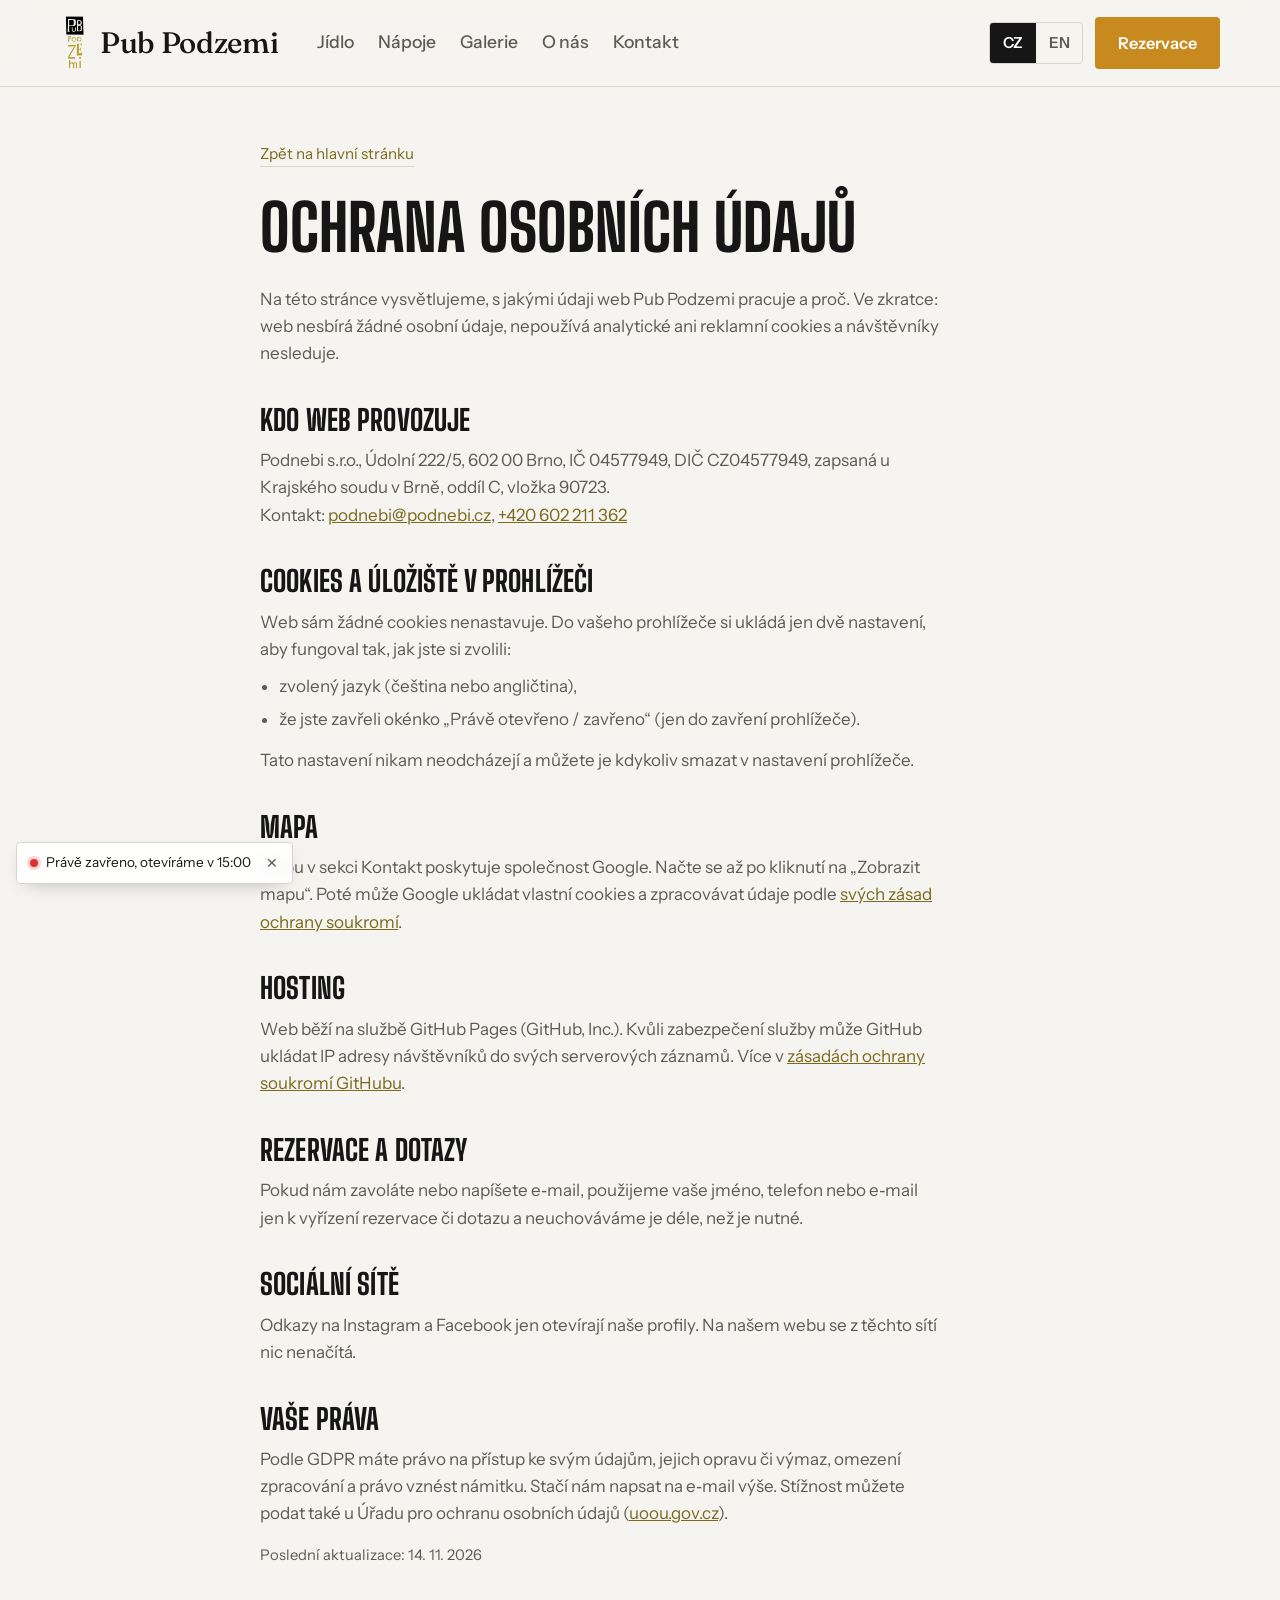
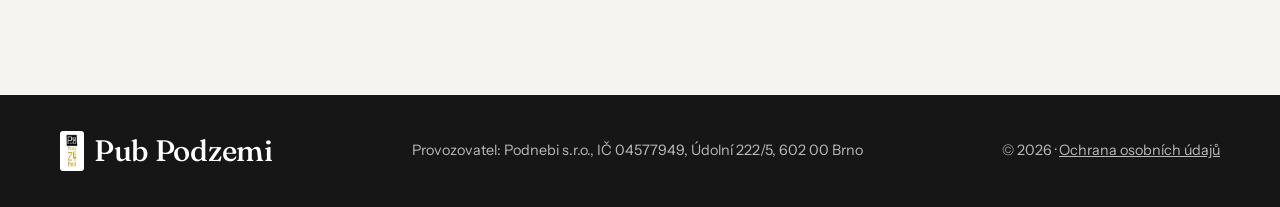
<file: ochrana-osobnich-udaju.html>
<!doctype html>
<html lang="cs">
<head>
  <meta charset="utf-8">
  <meta name="viewport" content="width=device-width, initial-scale=1">
  <title data-en="Privacy policy – Pub Podzemi">Ochrana osobních údajů – Pub Podzemi</title>
  <meta name="description" content="Informace o zpracování osobních údajů na webu pivnice Pub Podzemi." data-en-content="How the Pub Podzemi website handles personal data.">
  <link rel="icon" href="img/logo.png">
  <link rel="stylesheet" href="fonts.css">
  <link rel="stylesheet" href="style.css?v=24">
</head>
<body>

<header class="nav" id="top">
  <div class="wrap nav__inner">
    <a href="index.html" class="logo"><img src="img/logo.png" alt="" class="logo__img"><span class="logo__text">Pub Podzemi</span></a>
    <nav class="nav__links">
      <a href="jidelni-listek.html" data-en="Food">Jídlo</a>
      <a href="napojovy-listek.html" data-en="Drinks">Nápoje</a>
      <a href="index.html#galerie" data-en="Gallery">Galerie</a>
      <a href="index.html#o-nas" data-en="About us">O nás</a>
      <a href="index.html#kontakt" data-en="Contact">Kontakt</a>
    </nav>
    <div class="nav__right">
      <div class="lang" role="group" aria-label="Jazyk" data-en-aria-label="Language">
        <button type="button" class="lang__btn" data-lang="cs">CZ</button>
        <button type="button" class="lang__btn" data-lang="en">EN</button>
      </div>
      <a href="tel:+420602211362" class="btn btn--small btn--reserve js-reserve" data-en="Book a table">Rezervace</a>
      <button type="button" class="nav__toggle" aria-label="Otevřít menu" data-en-aria-label="Open menu" aria-expanded="false">☰</button>
    </div>
  </div>
</header>

<main class="legal">
  <div class="wrap">
    <a href="index.html" class="back" data-en="Back to the home page">Zpět na hlavní stránku</a>
    <h1 data-en="Privacy policy">Ochrana osobních údajů</h1>
    <p data-en="This page explains what data the Pub Podzemi website works with and why. In short: the website does not collect any personal data, does not use analytics or advertising cookies and does not track visitors.">Na této stránce vysvětlujeme, s jakými údaji web Pub Podzemi pracuje a proč. Ve zkratce: web nesbírá žádné osobní údaje, nepoužívá analytické ani reklamní cookies a návštěvníky nesleduje.</p>

    <h2 data-en="Who runs the website">Kdo web provozuje</h2>
    <p data-en="Podnebi s.r.o., Údolní 222/5, 602 00 Brno, company ID 04577949, VAT ID CZ04577949, registered with the Regional Court in Brno, file C 90723.&lt;br&gt;Contact: &lt;a href=&quot;mailto:podnebi@podnebi.cz&quot;&gt;podnebi@podnebi.cz&lt;/a&gt;, &lt;a href=&quot;tel:+420602211362&quot;&gt;+420 602 211 362&lt;/a&gt;">Podnebi s.r.o., Údolní 222/5, 602 00 Brno, IČ 04577949, DIČ CZ04577949, zapsaná u Krajského soudu v Brně, oddíl C, vložka 90723.<br>Kontakt: <a href="mailto:podnebi@podnebi.cz">podnebi@podnebi.cz</a>, <a href="tel:+420602211362">+420 602 211 362</a></p>

    <h2 data-en="Cookies and storage in your browser">Cookies a úložiště v prohlížeči</h2>
    <p data-en="The website itself sets no cookies. It only saves two settings in your browser so that it works the way you chose:">Web sám žádné cookies nenastavuje. Do vašeho prohlížeče si ukládá jen dvě nastavení, aby fungoval tak, jak jste si zvolili:</p>
    <ul>
      <li data-en="the language you chose (Czech or English),">zvolený jazyk (čeština nebo angličtina),</li>
      <li data-en="that you closed the “open now / closed now” notice (only until you close the browser).">že jste zavřeli okénko „Právě otevřeno / zavřeno“ (jen do zavření prohlížeče).</li>
    </ul>
    <p data-en="These settings never leave your device and you can delete them at any time in your browser.">Tato nastavení nikam neodcházejí a můžete je kdykoliv smazat v nastavení prohlížeče.</p>

    <h2 data-en="Map">Mapa</h2>
    <p data-en="The map in the Contact section is provided by Google. It loads only after you click “Show map”. After that, Google may store its own cookies and process your data under &lt;a href=&quot;https://policies.google.com/privacy&quot; target=&quot;_blank&quot; rel=&quot;noopener&quot;&gt;its privacy policy&lt;/a&gt;.">Mapu v sekci Kontakt poskytuje společnost Google. Načte se až po kliknutí na „Zobrazit mapu“. Poté může Google ukládat vlastní cookies a zpracovávat údaje podle <a href="https://policies.google.com/privacy" target="_blank" rel="noopener">svých zásad ochrany soukromí</a>.</p>

    <h2 data-en="Hosting">Hosting</h2>
    <p data-en="The website runs on GitHub Pages (GitHub, Inc.). To keep the service secure, GitHub may record the IP addresses of visitors in its server logs. More in &lt;a href=&quot;https://docs.github.com/en/site-policy/privacy-policies/github-general-privacy-statement&quot; target=&quot;_blank&quot; rel=&quot;noopener&quot;&gt;GitHub’s privacy statement&lt;/a&gt;.">Web běží na službě GitHub Pages (GitHub, Inc.). Kvůli zabezpečení služby může GitHub ukládat IP adresy návštěvníků do svých serverových záznamů. Více v <a href="https://docs.github.com/en/site-policy/privacy-policies/github-general-privacy-statement" target="_blank" rel="noopener">zásadách ochrany soukromí GitHubu</a>.</p>

    <h2 data-en="Reservations and enquiries">Rezervace a dotazy</h2>
    <p data-en="If you call or e-mail us, we use your name, phone number or e-mail address only to handle your reservation or enquiry, and we do not keep them longer than necessary.">Pokud nám zavoláte nebo napíšete e‑mail, použijeme vaše jméno, telefon nebo e‑mail jen k vyřízení rezervace či dotazu a neuchováváme je déle, než je nutné.</p>

    <h2 data-en="Social networks">Sociální sítě</h2>
    <p data-en="The Instagram and Facebook links simply open our profiles. Nothing from these networks loads on our website.">Odkazy na Instagram a Facebook jen otevírají naše profily. Na našem webu se z těchto sítí nic nenačítá.</p>

    <h2 data-en="Your rights">Vaše práva</h2>
    <p data-en="Under the GDPR you have the right to access your data, to have it corrected or erased, to restrict its processing and to object. Just contact us at the e-mail above. You can also file a complaint with the Office for Personal Data Protection (&lt;a href=&quot;https://uoou.gov.cz&quot; target=&quot;_blank&quot; rel=&quot;noopener&quot;&gt;uoou.gov.cz&lt;/a&gt;).">Podle GDPR máte právo na přístup ke svým údajům, jejich opravu či výmaz, omezení zpracování a právo vznést námitku. Stačí nám napsat na e‑mail výše. Stížnost můžete podat také u Úřadu pro ochranu osobních údajů (<a href="https://uoou.gov.cz" target="_blank" rel="noopener">uoou.gov.cz</a>).</p>

    <p class="listek__note" data-en="Last updated: 14 November 2026">Poslední aktualizace: 14. 11. 2026</p>
  </div>
</main>

<footer class="footer">
  <div class="wrap footer__inner">
    <span class="logo"><img src="img/logo.png" alt="" class="logo__img"><span class="logo__text">Pub Podzemi</span></span>
    <span data-en="Operator: Podnebi s.r.o., Company ID 04577949, Údolní 222/5, 602 00 Brno">Provozovatel: Podnebi s.r.o., IČ 04577949, Údolní 222/5, 602 00 Brno</span>
    <span>© <span class="year"></span> · <a href="ochrana-osobnich-udaju.html" class="footer__link" data-en="Privacy">Ochrana osobních údajů</a></span>
  </div>
</footer>

<script src="main.js?v=24"></script>
</body>
</html>
</file>
<file: fonts.css>
/* Písma uložená přímo na webu (nic se nenačítá z Googlu). Licence: SIL Open Font License. */
/* latin-ext */
@font-face {
  font-family: 'Big Shoulders Display';
  font-style: normal;
  font-weight: 600;
  font-display: swap;
  src: url(fonts/BigShouldersDisplay-latin-ext-0.woff2) format('woff2');
  unicode-range: U+0100-02BA, U+02BD-02C5, U+02C7-02CC, U+02CE-02D7, U+02DD-02FF, U+0304, U+0308, U+0329, U+1D00-1DBF, U+1E00-1E9F, U+1EF2-1EFF, U+2020, U+20A0-20AB, U+20AD-20C4, U+2113, U+2C60-2C7F, U+A720-A7FF;
}
/* latin */
@font-face {
  font-family: 'Big Shoulders Display';
  font-style: normal;
  font-weight: 600;
  font-display: swap;
  src: url(fonts/BigShouldersDisplay-latin-1.woff2) format('woff2');
  unicode-range: U+0000-00FF, U+0131, U+0152-0153, U+02BB-02BC, U+02C6, U+02DA, U+02DC, U+0304, U+0308, U+0329, U+2000-206F, U+20AC, U+2122, U+2191, U+2193, U+2212, U+2215, U+FEFF, U+FFFD;
}
/* latin-ext */
@font-face {
  font-family: 'Big Shoulders Display';
  font-style: normal;
  font-weight: 800;
  font-display: swap;
  src: url(fonts/BigShouldersDisplay-latin-ext-0.woff2) format('woff2');
  unicode-range: U+0100-02BA, U+02BD-02C5, U+02C7-02CC, U+02CE-02D7, U+02DD-02FF, U+0304, U+0308, U+0329, U+1D00-1DBF, U+1E00-1E9F, U+1EF2-1EFF, U+2020, U+20A0-20AB, U+20AD-20C4, U+2113, U+2C60-2C7F, U+A720-A7FF;
}
/* latin */
@font-face {
  font-family: 'Big Shoulders Display';
  font-style: normal;
  font-weight: 800;
  font-display: swap;
  src: url(fonts/BigShouldersDisplay-latin-1.woff2) format('woff2');
  unicode-range: U+0000-00FF, U+0131, U+0152-0153, U+02BB-02BC, U+02C6, U+02DA, U+02DC, U+0304, U+0308, U+0329, U+2000-206F, U+20AC, U+2122, U+2191, U+2193, U+2212, U+2215, U+FEFF, U+FFFD;
}
/* latin-ext */
@font-face {
  font-family: 'Fraunces';
  font-style: normal;
  font-weight: 500;
  font-display: swap;
  src: url(fonts/Fraunces-latin-ext-2.woff2) format('woff2');
  unicode-range: U+0100-02BA, U+02BD-02C5, U+02C7-02CC, U+02CE-02D7, U+02DD-02FF, U+0304, U+0308, U+0329, U+1D00-1DBF, U+1E00-1E9F, U+1EF2-1EFF, U+2020, U+20A0-20AB, U+20AD-20C4, U+2113, U+2C60-2C7F, U+A720-A7FF;
}
/* latin */
@font-face {
  font-family: 'Fraunces';
  font-style: normal;
  font-weight: 500;
  font-display: swap;
  src: url(fonts/Fraunces-latin-3.woff2) format('woff2');
  unicode-range: U+0000-00FF, U+0131, U+0152-0153, U+02BB-02BC, U+02C6, U+02DA, U+02DC, U+0304, U+0308, U+0329, U+2000-206F, U+20AC, U+2122, U+2191, U+2193, U+2212, U+2215, U+FEFF, U+FFFD;
}
/* latin-ext */
@font-face {
  font-family: 'Fraunces';
  font-style: normal;
  font-weight: 700;
  font-display: swap;
  src: url(fonts/Fraunces-latin-ext-2.woff2) format('woff2');
  unicode-range: U+0100-02BA, U+02BD-02C5, U+02C7-02CC, U+02CE-02D7, U+02DD-02FF, U+0304, U+0308, U+0329, U+1D00-1DBF, U+1E00-1E9F, U+1EF2-1EFF, U+2020, U+20A0-20AB, U+20AD-20C4, U+2113, U+2C60-2C7F, U+A720-A7FF;
}
/* latin */
@font-face {
  font-family: 'Fraunces';
  font-style: normal;
  font-weight: 700;
  font-display: swap;
  src: url(fonts/Fraunces-latin-3.woff2) format('woff2');
  unicode-range: U+0000-00FF, U+0131, U+0152-0153, U+02BB-02BC, U+02C6, U+02DA, U+02DC, U+0304, U+0308, U+0329, U+2000-206F, U+20AC, U+2122, U+2191, U+2193, U+2212, U+2215, U+FEFF, U+FFFD;
}
/* latin-ext */
@font-face {
  font-family: 'Instrument Sans';
  font-style: normal;
  font-weight: 400;
  font-stretch: 100%;
  font-display: swap;
  src: url(fonts/InstrumentSans-latin-ext-4.woff2) format('woff2');
  unicode-range: U+0100-02BA, U+02BD-02C5, U+02C7-02CC, U+02CE-02D7, U+02DD-02FF, U+0304, U+0308, U+0329, U+1D00-1DBF, U+1E00-1E9F, U+1EF2-1EFF, U+2020, U+20A0-20AB, U+20AD-20C4, U+2113, U+2C60-2C7F, U+A720-A7FF;
}
/* latin */
@font-face {
  font-family: 'Instrument Sans';
  font-style: normal;
  font-weight: 400;
  font-stretch: 100%;
  font-display: swap;
  src: url(fonts/InstrumentSans-latin-5.woff2) format('woff2');
  unicode-range: U+0000-00FF, U+0131, U+0152-0153, U+02BB-02BC, U+02C6, U+02DA, U+02DC, U+0304, U+0308, U+0329, U+2000-206F, U+20AC, U+2122, U+2191, U+2193, U+2212, U+2215, U+FEFF, U+FFFD;
}
/* latin-ext */
@font-face {
  font-family: 'Instrument Sans';
  font-style: normal;
  font-weight: 500;
  font-stretch: 100%;
  font-display: swap;
  src: url(fonts/InstrumentSans-latin-ext-4.woff2) format('woff2');
  unicode-range: U+0100-02BA, U+02BD-02C5, U+02C7-02CC, U+02CE-02D7, U+02DD-02FF, U+0304, U+0308, U+0329, U+1D00-1DBF, U+1E00-1E9F, U+1EF2-1EFF, U+2020, U+20A0-20AB, U+20AD-20C4, U+2113, U+2C60-2C7F, U+A720-A7FF;
}
/* latin */
@font-face {
  font-family: 'Instrument Sans';
  font-style: normal;
  font-weight: 500;
  font-stretch: 100%;
  font-display: swap;
  src: url(fonts/InstrumentSans-latin-5.woff2) format('woff2');
  unicode-range: U+0000-00FF, U+0131, U+0152-0153, U+02BB-02BC, U+02C6, U+02DA, U+02DC, U+0304, U+0308, U+0329, U+2000-206F, U+20AC, U+2122, U+2191, U+2193, U+2212, U+2215, U+FEFF, U+FFFD;
}
/* latin-ext */
@font-face {
  font-family: 'Instrument Sans';
  font-style: normal;
  font-weight: 600;
  font-stretch: 100%;
  font-display: swap;
  src: url(fonts/InstrumentSans-latin-ext-4.woff2) format('woff2');
  unicode-range: U+0100-02BA, U+02BD-02C5, U+02C7-02CC, U+02CE-02D7, U+02DD-02FF, U+0304, U+0308, U+0329, U+1D00-1DBF, U+1E00-1E9F, U+1EF2-1EFF, U+2020, U+20A0-20AB, U+20AD-20C4, U+2113, U+2C60-2C7F, U+A720-A7FF;
}
/* latin */
@font-face {
  font-family: 'Instrument Sans';
  font-style: normal;
  font-weight: 600;
  font-stretch: 100%;
  font-display: swap;
  src: url(fonts/InstrumentSans-latin-5.woff2) format('woff2');
  unicode-range: U+0000-00FF, U+0131, U+0152-0153, U+02BB-02BC, U+02C6, U+02DA, U+02DC, U+0304, U+0308, U+0329, U+2000-206F, U+20AC, U+2122, U+2191, U+2193, U+2212, U+2215, U+FEFF, U+FFFD;
}
</file>
<file: style.css>
/*
  Pub Podzemi – vizuální styl
  Barvy: bílá omítka kleneb, černá z rámečku loga, zlatá z loga.
  Písmo: Big Shoulders Display (úzké jako písmena loga) + Instrument Sans.
*/
:root {
  --plaster: #f5f4f0;      /* bílá omítka kleneb */
  --plaster-2: #ebe8e1;    /* stín v klenbě */
  --white: #ffffff;
  --ink: #161616;          /* černý rámeček loga */
  --muted: #5f5b53;
  --line: #d9d5cb;
  --gold: #b89f2e;         /* zlatá z loga */
  --gold-ink: #7a6a1c;     /* tmavší zlatá pro čitelný text */
  --amber: #c8891f;        /* rezervační tlačítka */
  --amber-dark: #b27616;
  --display: "Big Shoulders Display", "Arial Narrow", sans-serif;
  --body: "Instrument Sans", system-ui, sans-serif;
  --brand: "Fraunces", Georgia, serif;   /* písmo názvu Pub Podzemi */
}

* { box-sizing: border-box; margin: 0; padding: 0; }
:root { --nav-h: 86px; }
html { scroll-behavior: smooth; scroll-padding-top: calc(var(--nav-h) + 8px); }
body { font-family: var(--body); background: var(--plaster); color: var(--ink); font-size: 17px; line-height: 1.6; }
img { max-width: 100%; display: block; }
a { color: inherit; }
:focus-visible { outline: 2px solid var(--gold); outline-offset: 3px; }

.wrap { width: min(1160px, 100% - 32px); margin-inline: auto; }

h1, h2, h3 { font-family: var(--display); font-weight: 800; line-height: 1; text-transform: uppercase; }
h2 { font-size: clamp(2.6rem, 6vw, 4.4rem); letter-spacing: .005em; margin-bottom: 1.4rem; max-width: 16ch; }
h3 { font-size: 1.6rem; font-weight: 600; letter-spacing: .01em; margin-bottom: .5rem; }
p { max-width: 62ch; }
p + p { margin-top: .9rem; }

/* Tlačítka – obdélník jako černý rámeček loga */
.btn { display: inline-block; padding: .85rem 1.5rem; border: 2px solid var(--ink); border-radius: 4px; background: var(--ink); color: var(--white); font-weight: 600; font-size: 1rem; text-decoration: none; transition: background .2s, color .2s, border-color .2s; }
.btn:hover { background: transparent; color: var(--ink); }
.btn--small { padding: .5rem 1rem; font-size: .92rem; }
.nav .btn--small { padding: .7rem 1.3rem; font-size: 1.02rem; }
.btn--ghost { background: transparent; color: var(--ink); }
.btn--ghost:hover { background: var(--ink); color: var(--white); }
/* Rezervační tlačítka – všechna stejná, jantarová */
.btn--reserve { background: var(--amber); border-color: var(--amber); color: var(--white); }
.btn--reserve:hover { background: var(--amber-dark); border-color: var(--amber-dark); color: var(--white); }
.btn--light { background: transparent; border-color: rgba(255,255,255,.85); color: var(--white); }
.btn--light:hover { background: var(--white); color: var(--ink); border-color: var(--white); }

/* Navigace */
.nav { position: fixed; inset: 0 0 auto; z-index: 10; background: rgba(245,244,240,.94); backdrop-filter: blur(10px); border-bottom: 1px solid var(--line); transition: background .25s, border-color .25s; }
.nav__inner { display: flex; align-items: center; gap: clamp(20px, 3vw, 48px); height: var(--nav-h); }
.logo { display: inline-flex; align-items: center; gap: .6rem; text-decoration: none; color: var(--ink); }
.logo__img { height: 56px; width: auto; }
.logo__text { font-family: var(--brand); font-weight: 500; font-size: 1.85rem; letter-spacing: -.01em; }
.nav__links { display: flex; align-items: center; gap: 1.5rem; }
.nav__links a { text-decoration: none; font-weight: 500; font-size: 1.1rem; color: var(--muted); padding: .3rem 0; border-bottom: 2px solid transparent; transition: color .2s, border-color .2s; }
.nav__links a:hover { color: var(--ink); }
.nav__links a[aria-current="page"] { color: var(--ink); border-bottom-color: var(--gold); }
.nav__right { margin-left: auto; display: flex; align-items: center; gap: 12px; }
.nav__toggle { display: none; background: none; border: 0; color: var(--ink); font-size: 1.6rem; cursor: pointer; }
.lang { display: inline-flex; border: 1px solid var(--line); border-radius: 4px; overflow: hidden; }
.lang__btn { border: 0; background: none; font: inherit; font-size: .95rem; font-weight: 600; color: var(--muted); padding: .48rem .8rem; cursor: pointer; }
.lang__btn:hover { color: var(--ink); }
.lang__btn.is-active { background: var(--ink); color: var(--white); }

/* Průhledné menu přes úvodní fotku */
.nav--overlay:not(.is-solid) { background: transparent; border-bottom-color: transparent; backdrop-filter: none; }
.nav--overlay:not(.is-solid) .logo__text,
.nav--overlay:not(.is-solid) .nav__links a,
.nav--overlay:not(.is-solid) .nav__toggle { color: var(--white); }
.nav--overlay:not(.is-solid) .logo__img { background: var(--white); border-radius: 3px; padding: 3px; }
.nav--overlay:not(.is-solid) .lang { border-color: rgba(255,255,255,.55); }
.nav--overlay:not(.is-solid) .lang__btn { color: rgba(255,255,255,.85); }
.nav--overlay:not(.is-solid) .lang__btn.is-active { background: var(--white); color: var(--ink); }

/* Úvod – fotka přes celou obrazovku */
.hero { position: relative; min-height: 100vh; min-height: 100svh; display: flex; align-items: center; text-align: center; overflow: hidden; background: #2b261f; color: var(--white); }
.hero__img { position: absolute; inset: 0; width: 100%; height: 100%; object-fit: cover; }
.hero::after { content: ""; position: absolute; inset: 0; background:
  radial-gradient(ellipse 70% 60% at 50% 55%, rgba(10,10,10,.62) 0%, rgba(10,10,10,.25) 100%),
  linear-gradient(180deg, rgba(10,10,10,.5) 0%, rgba(10,10,10,0) 20%, rgba(10,10,10,0) 70%, rgba(10,10,10,.55) 100%); }
.hero__content { position: relative; z-index: 1; display: flex; flex-direction: column; align-items: center; padding: 110px 0 90px; }
.hero__logo { height: clamp(72px, 9vw, 104px); width: auto; background: var(--white); padding: 8px 10px; border-radius: 4px; margin-bottom: 1.2rem; }
.hero h1 { font-family: var(--brand); text-transform: none; font-weight: 500; font-size: clamp(3.8rem, 11vw, 8.6rem); line-height: 1; letter-spacing: -.01em; text-shadow: 0 6px 40px rgba(0,0,0,.35); }
.hero__lead { font-size: clamp(1.1rem, 1.8vw, 1.35rem); max-width: 40ch; margin: 1.2rem auto 1.8rem; color: rgba(255,255,255,.92); }
.hero__actions { display: flex; flex-wrap: wrap; gap: .75rem; }
.hero .hero__actions { justify-content: center; }
.hero__hours { margin-top: 1.8rem; font-family: var(--display); font-weight: 600; text-transform: uppercase; letter-spacing: .02em; font-size: clamp(1.6rem, 3vw, 2.2rem); line-height: 1.1; color: var(--white); text-shadow: 0 2px 18px rgba(0,0,0,.45); }

/* Malé okénko „právě otevřeno / zavřeno“ v levém dolním rohu */
.status-toast { position: fixed; left: 16px; bottom: 16px; z-index: 20; display: flex; align-items: center; gap: .5rem; padding: .45rem .45rem .45rem .8rem; background: rgba(255,255,255,.92); backdrop-filter: blur(6px); border: 1px solid var(--line); border-radius: 4px; box-shadow: 0 6px 20px -10px rgba(0,0,0,.35); font-size: .85rem; color: var(--ink); opacity: 0; transform: translateY(8px); pointer-events: none; transition: opacity .35s, transform .35s; }
.status-toast.is-visible { opacity: 1; transform: none; pointer-events: auto; }
.status-toast__dot { width: 8px; height: 8px; border-radius: 50%; background: #2f9e44; box-shadow: 0 0 0 3px rgba(47,158,68,.2); }
.status-toast.is-closed .status-toast__dot { background: #e03131; box-shadow: 0 0 0 3px rgba(224,49,49,.2); }
.status-toast__close { border: 0; background: none; width: 26px; height: 26px; border-radius: 3px; font-size: 1.2rem; line-height: 1; color: var(--muted); cursor: pointer; }
.status-toast__close:hover { background: var(--plaster-2); color: var(--ink); }
@media (prefers-reduced-motion: reduce) { .status-toast { transition: none; } }

/* Jediná animace: úvodní text se při načtení jemně objeví */
@media (prefers-reduced-motion: no-preference) {
  .hero__content > * { animation: rise .8s cubic-bezier(.2,.7,.2,1) both; }
  .hero__content > :nth-child(2) { animation-delay: .08s; }
  .hero__content > :nth-child(3) { animation-delay: .16s; }
  .hero__content > :nth-child(4) { animation-delay: .24s; }
  .hero__content > :nth-child(5) { animation-delay: .32s; }
  @keyframes rise { from { opacity: 0; transform: translateY(14px); } }
}

/* Sekce */
.section { padding: clamp(80px, 11vw, 140px) 0; }
.section--alt { background: var(--plaster-2); }

/* Fotky – obdélníky s lehce zaoblenými rohy */
.photo { border-radius: 4px; object-fit: cover; width: 100%; background: var(--line); }

.about { display: grid; grid-template-columns: 1.15fr 1fr; gap: clamp(40px, 7vw, 100px); align-items: end; }
.about__text p { color: var(--muted); }
.about__img { aspect-ratio: 4/5; }

/* Samostatné bloky pod „O nás“ */
.block-head { display: grid; grid-template-columns: 1fr 1fr; gap: clamp(24px, 5vw, 80px); align-items: end; margin-bottom: clamp(36px, 5vw, 56px); }
.block-head h2 { margin-bottom: 0; }
.block-head p { color: var(--muted); font-size: 1.08rem; }

/* Kompaktní sekce s pivy */
.section--compact { padding: clamp(56px, 7vw, 84px) 0; }
.section--compact h2 { font-size: clamp(2rem, 4vw, 3rem); }
.section--compact .block-head { margin-bottom: 28px; }
.section--compact .block-head p { font-size: 1rem; }

/* Dlaždice s pivy – otočí se na text */
.beers { display: grid; grid-template-columns: repeat(3, 1fr); gap: clamp(16px, 2.5vw, 28px); }
.flip { display: block; width: 100%; padding: 0; border: 0; background: none; font: inherit; color: inherit; text-align: left; cursor: pointer; perspective: 1400px; height: 280px; }
.flip__inner { position: relative; display: block; width: 100%; height: 100%; transform-style: preserve-3d; transition: transform .7s cubic-bezier(.3,.7,.2,1); }
.flip__front, .flip__back { position: absolute; inset: 0; display: flex; flex-direction: column; border-radius: 4px; overflow: hidden; backface-visibility: hidden; -webkit-backface-visibility: hidden; }
.flip__front { justify-content: flex-end; padding: 22px; color: var(--white); background: var(--tile, var(--ink)); }
.flip__img { position: absolute; inset: 0; width: 100%; height: 100%; object-fit: cover; }
.flip__front:has(.flip__img)::after { content: ""; position: absolute; inset: 0; background: linear-gradient(180deg, rgba(0,0,0,.1) 0%, rgba(0,0,0,.72) 100%); }
.flip__name, .flip__kind, .flip__hint { position: relative; z-index: 1; }
.flip__name { font-family: var(--brand); font-weight: 500; font-size: clamp(1.6rem, 2.2vw, 2rem); line-height: 1.05; }
.flip__kind { margin-top: .3rem; font-size: .92rem; color: rgba(255,255,255,.85); }
.flip__hint { margin-top: .9rem; align-self: flex-start; font-size: .88rem; font-weight: 600; padding-bottom: 2px; border-bottom: 1px solid rgba(255,255,255,.6); }
.flip__back { transform: rotateY(180deg); padding: 20px 22px; background: var(--white); border: 1px solid var(--line); overflow-y: auto; }
.flip__back-title { font-family: var(--brand); font-weight: 500; font-size: 1.3rem; line-height: 1.1; margin-bottom: .6rem; padding-bottom: .5rem; border-bottom: 3px solid var(--tile, var(--ink)); }
.flip__text { color: var(--muted); font-size: .88rem; line-height: 1.5; }
.flip--plzen { --tile: #1f4a35; }
.flip--radegast { --tile: #8e1c22; }
.flip--kosmix { --tile: #1d2238; }
.flip.is-flipped .flip__inner { transform: rotateY(180deg); }
@media (hover: hover) {
  .flip:hover .flip__inner { transform: rotateY(180deg); }
}
.flip:focus-visible { outline-offset: 4px; }
@media (prefers-reduced-motion: reduce) {
  .flip__inner { transform: none !important; transition: none; }
  .flip__front, .flip__back { backface-visibility: visible; transition: opacity .2s; }
  .flip__back { transform: none; opacity: 0; }
  .flip.is-flipped .flip__back { opacity: 1; }
  @media (hover: hover) { .flip:hover .flip__back { opacity: 1; } }
}

/* Něco na zub – fotka vedle textu */
.split-block { display: grid; grid-template-columns: 1fr 1fr; gap: clamp(40px, 7vw, 100px); align-items: center; }
.split-block__img { aspect-ratio: 4 / 3; }
.split-block__text p { color: var(--muted); font-size: 1.08rem; }
.text-link { display: inline-block; margin-top: 1.4rem; font-weight: 600; color: var(--gold-ink); text-decoration: none; border-bottom: 2px solid var(--gold); padding-bottom: 2px; }
.text-link:hover { color: var(--ink); }

/* Tradice – tmavý blok */
.section--ink { background: var(--ink); color: var(--white); }
.tradition { display: grid; grid-template-columns: 1fr 1.3fr; gap: clamp(32px, 6vw, 90px); align-items: center; }
.tradition h2 { margin-bottom: 0; }
.tradition__text { font-family: var(--brand); font-size: clamp(1.35rem, 2.2vw, 1.8rem); line-height: 1.45; color: rgba(255,255,255,.9); max-width: 40ch; }

/* Lístky na hlavní stránce */
.menu { display: grid; grid-template-columns: 1fr 1fr; gap: clamp(28px, 5vw, 64px); margin-top: 1rem; }
.menu__item { display: flex; flex-direction: column; text-decoration: none; }
.menu__img { aspect-ratio: 5/4; margin-bottom: 1.4rem; transition: filter .3s; }
.menu__item:hover .menu__img { filter: brightness(1.06); }
.menu__title { font-family: var(--display); font-weight: 800; font-size: 2.2rem; text-transform: uppercase; line-height: 1; }
.menu__desc { color: var(--muted); margin: .5rem 0 .9rem; }
.menu__cta { align-self: flex-start; font-weight: 600; color: var(--gold-ink); border-bottom: 2px solid var(--gold); padding-bottom: 2px; }
.menu__item:hover .menu__cta { color: var(--ink); }

/* Galerie – jedna velká fotka a čtyři menší */
.gallery { display: grid; grid-template-columns: 2fr 1fr 1fr; grid-template-rows: repeat(2, minmax(0, 1fr)); gap: 10px; aspect-ratio: 2 / 1; }
.gallery img { width: 100%; height: 100%; object-fit: cover; border-radius: 3px; background: var(--line); }
.gallery__big { grid-row: span 2; }
.gallery--row { grid-template-columns: repeat(3, 1fr); grid-template-rows: none; aspect-ratio: auto; margin-top: 10px; }
.gallery--row img { aspect-ratio: 4 / 5; }

/* Otevírací doba */
.hours-grid { display: grid; grid-template-columns: 1.2fr 1fr; gap: clamp(40px, 7vw, 100px); }
.hours { width: 100%; max-width: 440px; border-collapse: collapse; font-size: 1.05rem; }
.hours td { padding: .6rem 0; border-bottom: 1px solid var(--line); }
.hours td:last-child { text-align: right; font-weight: 600; font-variant-numeric: tabular-nums; }
.services h3 { margin-top: .4rem; }
.services h3 + * { margin-bottom: 2rem; }
.plain-list { list-style: none; color: var(--muted); }
.plain-list li { padding: .3rem 0; }
.services p { color: var(--muted); }

/* Malé ikonky plateb pod otevírací dobou */
.payments { list-style: none; display: flex; flex-wrap: wrap; justify-content: center; gap: 10px; margin-top: clamp(36px, 5vw, 56px); padding-top: 24px; border-top: 1px solid var(--line); }
.payments li { display: inline-flex; align-items: center; gap: 4px; height: 38px; padding: 0 10px 0 4px; background: var(--white); border: 1px solid var(--line); border-radius: 4px; font-size: .82rem; color: var(--muted); }
.payments svg { width: 48px; height: 30px; flex-shrink: 0; }
.payments li:has(.sr-only) { padding-right: 4px; }
.sr-only { position: absolute; width: 1px; height: 1px; padding: 0; margin: -1px; overflow: hidden; clip: rect(0 0 0 0); white-space: nowrap; border: 0; }

/* Kontakt */
.contact-grid { display: grid; grid-template-columns: 1fr 1.1fr; gap: clamp(40px, 7vw, 100px); align-items: start; }
.contact { font-size: 1.15rem; margin-bottom: 1.2rem; }
.contact a { text-decoration: none; border-bottom: 2px solid var(--gold); }
.contact a:hover { color: var(--gold-ink); }
.contact-grid .hero__actions { margin-top: 1.6rem; }
/* Mini dlaždice sociálních sítí */
.socials { display: flex; gap: 10px; margin-top: 1.4rem; }
.socials[hidden] { display: none; }
.social { display: inline-flex; align-items: center; gap: .55rem; padding: .55rem .95rem .55rem .6rem; border-radius: 4px; color: var(--white); text-decoration: none; font-weight: 600; font-size: .92rem; transition: filter .2s; }
.social:hover { filter: brightness(1.08); }
.social svg { width: 22px; height: 22px; }
.social--ig { background: linear-gradient(45deg, #f09433, #dc2743 50%, #bc1888); }
.social--fb { background: #1877f2; }
.map--consent { display: grid; place-items: center; text-align: center; border: 1px solid var(--line); }
.map__inner { display: flex; flex-direction: column; align-items: center; gap: .8rem; padding: 24px; max-width: 360px; }
.map__pin { width: 40px; height: 40px; fill: none; stroke: var(--gold-ink); stroke-width: 1.6; }
.map__addr { font-weight: 600; font-size: 1.1rem; }
.map__note { font-size: .82rem; color: var(--muted); }
.footer__link { color: inherit; }
.footer__link:hover { color: var(--white); }

/* Stránka Ochrana osobních údajů */
.legal { padding: 140px 0 clamp(80px, 10vw, 130px); }
.legal .wrap { max-width: 760px; }
.legal h1 { font-size: clamp(2.6rem, 6vw, 4rem); margin-bottom: 1.6rem; }
.legal h2 { max-width: none; font-size: 1.8rem; margin: 2.4rem 0 .8rem; }
.legal ul + p { margin-top: .9rem; }
.legal p, .legal li { color: var(--muted); }
.legal ul { padding-left: 1.2rem; margin-top: .6rem; }
.legal li + li { margin-top: .35rem; }
.legal a { color: var(--gold-ink); }
.map { width: 100%; aspect-ratio: 4/3; border: 0; border-radius: 4px; background: var(--plaster-2); }

/* Patička */
.footer { background: var(--ink); color: rgba(255,255,255,.7); padding: 32px 0; font-size: .9rem; }
.footer__inner { display: flex; flex-wrap: wrap; gap: 12px 28px; align-items: center; justify-content: space-between; }
.footer .logo { color: var(--white); }
.footer .logo__img { background: var(--white); border-radius: 3px; padding: 3px; height: 40px; }

/* Rezervační okno */
.modal { margin: auto; width: min(460px, calc(100% - 32px)); border: 0; border-radius: 6px; padding: 34px 28px 28px; background: var(--plaster); color: var(--ink); box-shadow: 0 30px 80px -20px rgba(0,0,0,.5); }
.modal::backdrop { background: rgba(16,16,16,.55); }
.modal .eyebrow { display: none; }
.modal__close { position: absolute; top: 10px; right: 12px; width: 38px; height: 38px; border: 0; border-radius: 4px; background: transparent; font-size: 1.7rem; line-height: 1; color: var(--muted); cursor: pointer; }
.modal__close:hover { background: var(--plaster-2); color: var(--ink); }
.modal__title { font-size: 2.2rem; margin-bottom: 1.2rem; }
.modal__text { color: var(--muted); margin-bottom: 1.4rem; }
.modal__options { display: grid; gap: 10px; }
.modal__actions { display: flex; flex-wrap: wrap; gap: .7rem; }
.option { display: flex; align-items: center; gap: 16px; width: 100%; padding: 16px 18px; text-align: left; font: inherit; color: inherit; text-decoration: none; background: var(--white); border: 1px solid var(--line); border-radius: 4px; cursor: pointer; transition: border-color .2s; }
.option:hover { border-color: var(--ink); }
.option__icon { display: grid; place-items: center; flex-shrink: 0; width: 44px; height: 44px; border-radius: 4px; background: var(--ink); color: var(--white); }
.option__icon svg { width: 22px; height: 22px; fill: none; stroke: currentColor; stroke-width: 1.7; stroke-linecap: round; stroke-linejoin: round; }
.option__text { display: flex; flex-direction: column; }
.option__title { font-weight: 600; }
.option__desc { color: var(--muted); font-size: .92rem; }

/* Stránky s lístky – jako tištěný hospodský lístek */
.listek { padding: 124px 0 clamp(80px, 10vw, 130px); }
.back { display: inline-block; color: var(--muted); font-size: .95rem; margin-bottom: 1.8rem; text-decoration: none; border-bottom: 1px solid var(--line); }
.back:hover { color: var(--ink); border-color: var(--ink); }
.listek__title { font-size: clamp(3.4rem, 9vw, 6.5rem); line-height: .9; }
.listek__lead { color: var(--muted); margin-top: 1rem; font-size: 1.1rem; }
.tabs { display: inline-flex; margin: 2.2rem 0 3rem; border: 1px solid var(--ink); border-radius: 4px; overflow: hidden; }
.tabs__tab { padding: .65rem 1.3rem; text-decoration: none; font-weight: 600; font-size: .98rem; color: var(--ink); }
.tabs__tab:hover { background: var(--plaster-2); }
.tabs__tab.is-active { background: var(--ink); color: var(--white); }
.listek__grid { columns: 2; column-gap: clamp(40px, 6vw, 88px); }
.cat { break-inside: avoid; display: inline-block; width: 100%; margin-bottom: 3rem; }
.cat__title { max-width: none; font-size: 2.3rem; padding-bottom: .4rem; border-bottom: 3px solid var(--ink); margin-bottom: .2rem; }
.cat__sub { color: var(--gold-ink); font-size: .92rem; margin-top: .5rem; }
.items { list-style: none; margin-top: .6rem; }
.item { display: flex; align-items: baseline; gap: 10px; padding: .55rem 0; }
.item__main { display: flex; flex-direction: column; flex: 0 1 auto; min-width: 0; }
.item__name { font-weight: 500; }
.item__note { color: var(--muted); font-size: .88rem; line-height: 1.45; }
/* tečkovaná čára mezi názvem a cenou, jako na tištěném lístku */
.item__dots { flex: 1 1 24px; min-width: 24px; border-bottom: 2px dotted #bdb8ab; transform: translateY(-.3em); }
.item__price { font-weight: 600; white-space: nowrap; font-variant-numeric: tabular-nums; }
.listek__note { color: var(--muted); font-size: .92rem; margin-top: 1rem; }

/* Mobil a tablet */
@media (max-width: 960px) {
  :root { --nav-h: 76px; }
  .logo__img { height: 50px; }
  .nav__toggle { display: block; }
  .nav__right { gap: 8px; }
  .nav__links { position: absolute; top: var(--nav-h); left: 0; right: 0; flex-direction: column; align-items: flex-start; gap: 0; padding: 6px 16px 18px; background: var(--plaster); border-bottom: 1px solid var(--line); display: none; }
  .nav__links.open { display: flex; }
  .nav__links a { width: 100%; padding: .75rem 0; font-size: 1.1rem; border-bottom: 1px solid var(--line); }
  .nav__links a[aria-current="page"] { border-bottom-color: var(--line); color: var(--gold-ink); }
  .nav--overlay:not(.is-solid) .nav__links.open a { color: var(--muted); }
  .about, .hours-grid, .contact-grid { grid-template-columns: 1fr; }
  .about__img { aspect-ratio: 4/3; }
  .block-head, .split-block, .tradition { grid-template-columns: 1fr; }
  .menu { gap: 16px; }
  .gallery { grid-template-columns: 1fr 1fr; grid-template-rows: auto; aspect-ratio: auto; }
  .gallery img { aspect-ratio: 1; }
  .gallery__big { grid-column: span 2; grid-row: auto; aspect-ratio: 4/3 !important; }
  .gallery--row img:last-child { grid-column: span 2; aspect-ratio: 4 / 3; }
  .listek { padding-top: 100px; }
  .listek__grid { columns: 1; }
}
/* Telefon: dlaždice s pivy i lístky vedle sebe */
@media (max-width: 640px) {
  .beers { gap: 8px; }
  .flip { height: 168px; perspective: none; }
  .flip__inner { transform: none !important; transition: none; }
  .flip__back { display: none; }
  .flip__front { padding: 12px 10px; }
  .flip__name { font-size: 1.05rem; line-height: 1.1; }
  .flip__kind { font-size: .72rem; margin-top: .25rem; }
  .flip__hint { font-size: .7rem; margin-top: .55rem; }
  .flip.is-active .flip__front { box-shadow: inset 0 0 0 3px var(--gold); }
  .beer-panel { margin-top: 10px; padding: 18px 18px 16px; background: var(--white); border: 1px solid var(--line); border-top: 3px solid var(--tile, var(--ink)); border-radius: 4px; }
  .beer-panel[hidden] { display: none; }
  .beer-panel__title { font-family: var(--brand); font-weight: 500; font-size: 1.3rem; margin-bottom: .4rem; }
  .beer-panel__text { color: var(--muted); font-size: .95rem; line-height: 1.55; }
  .menu__img { margin-bottom: .8rem; }
  .menu__title { font-size: 1.35rem; }
  .menu__desc { font-size: .84rem; line-height: 1.4; margin: .35rem 0 .6rem; }
  .menu__cta { font-size: .84rem; }
}
@media (min-width: 641px) { .beer-panel { display: none !important; } }
@media (max-width: 480px) {
  .hero__content { padding-bottom: 80px; }
  .logo__text { display: none; }
  .btn--small, .nav .btn--small { padding: .55rem .9rem; font-size: .95rem; }
  .lang__btn { padding: .42rem .6rem; font-size: .9rem; }
  .hero__actions .btn { flex: 1 1 auto; text-align: center; }
}
</file>
